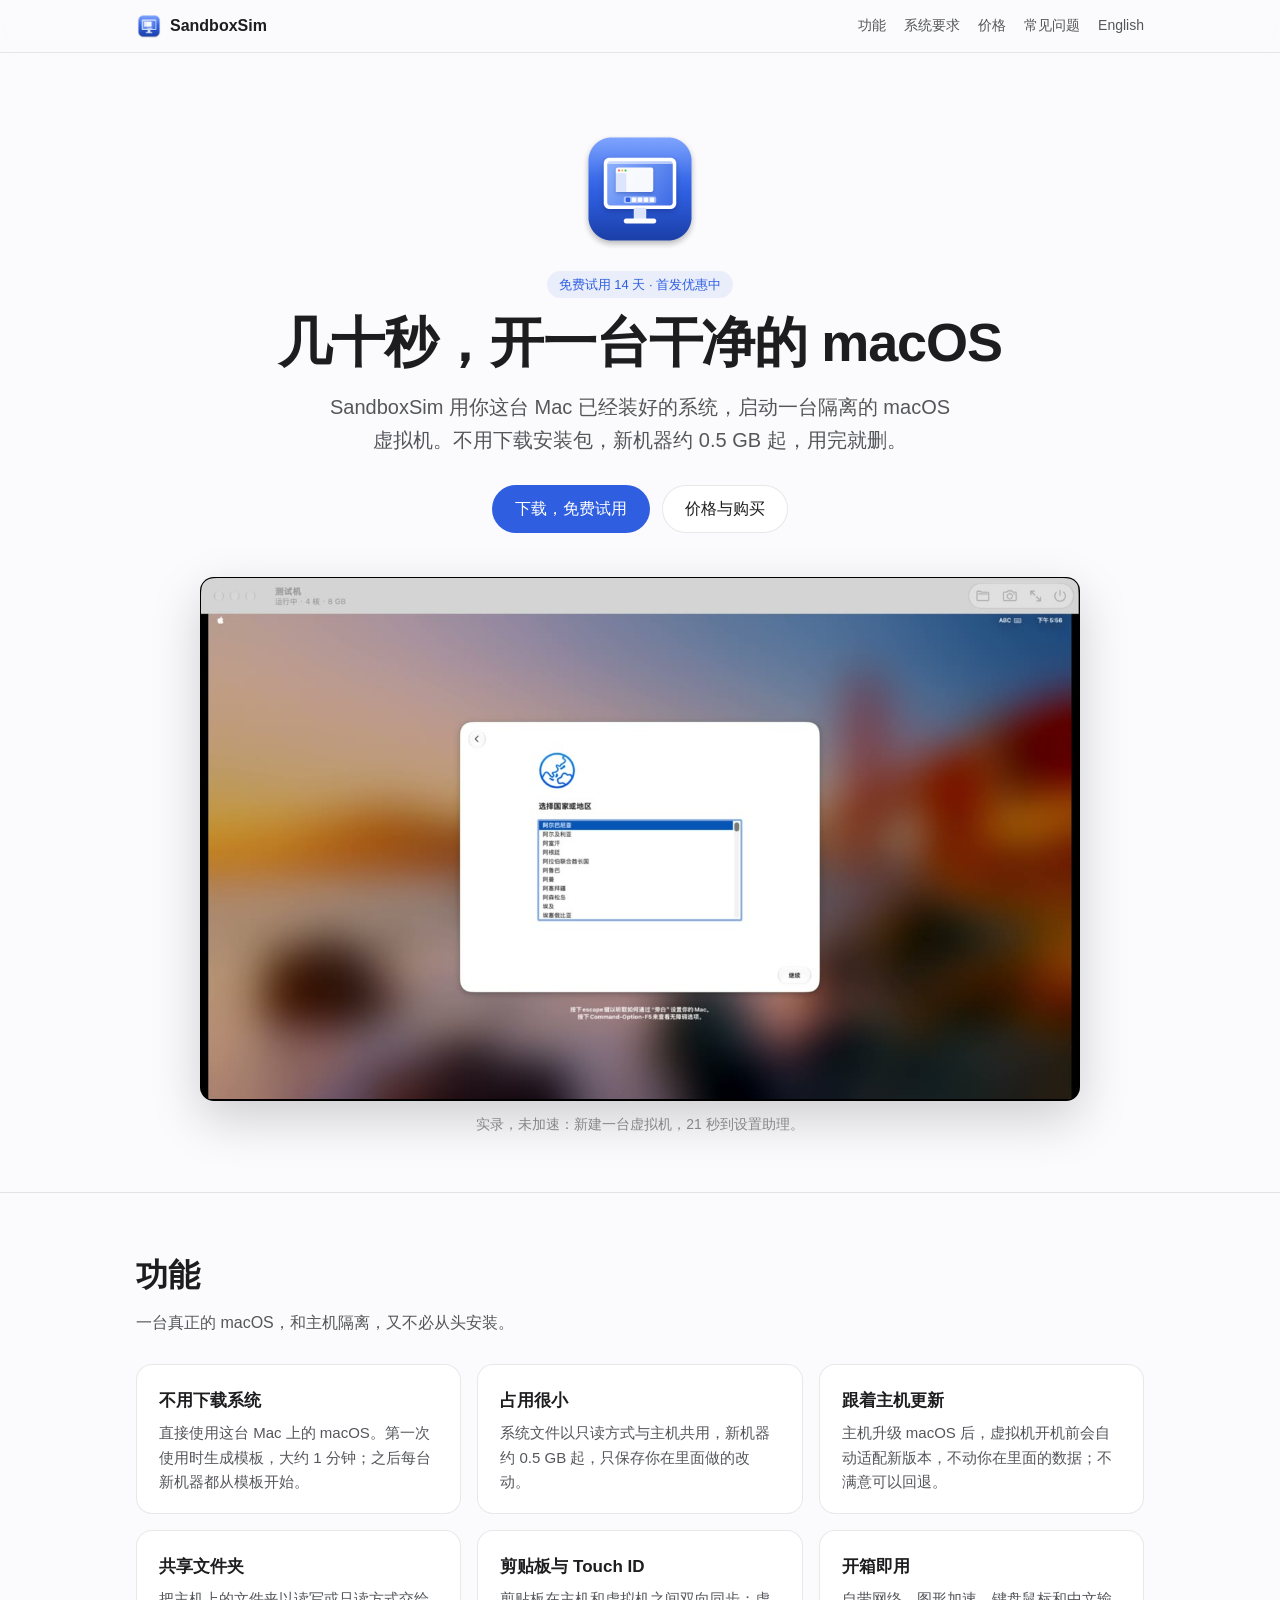
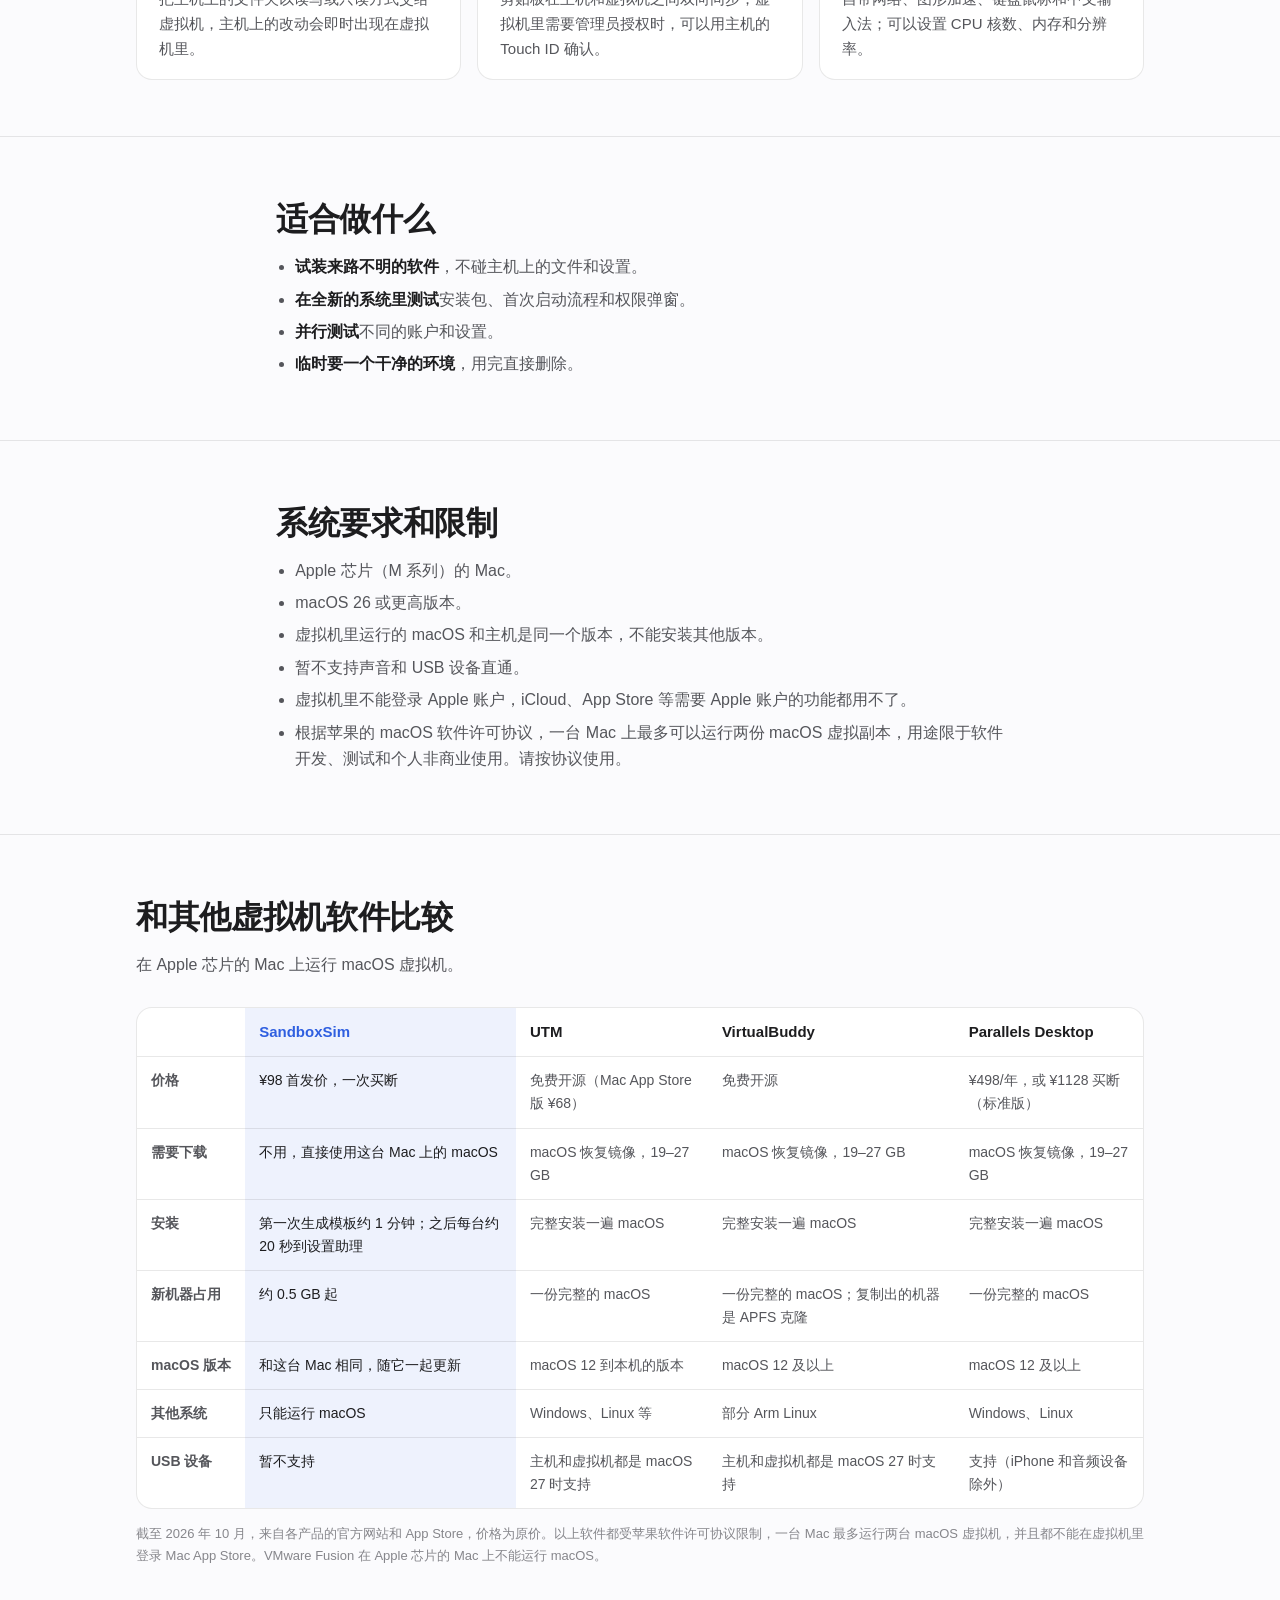
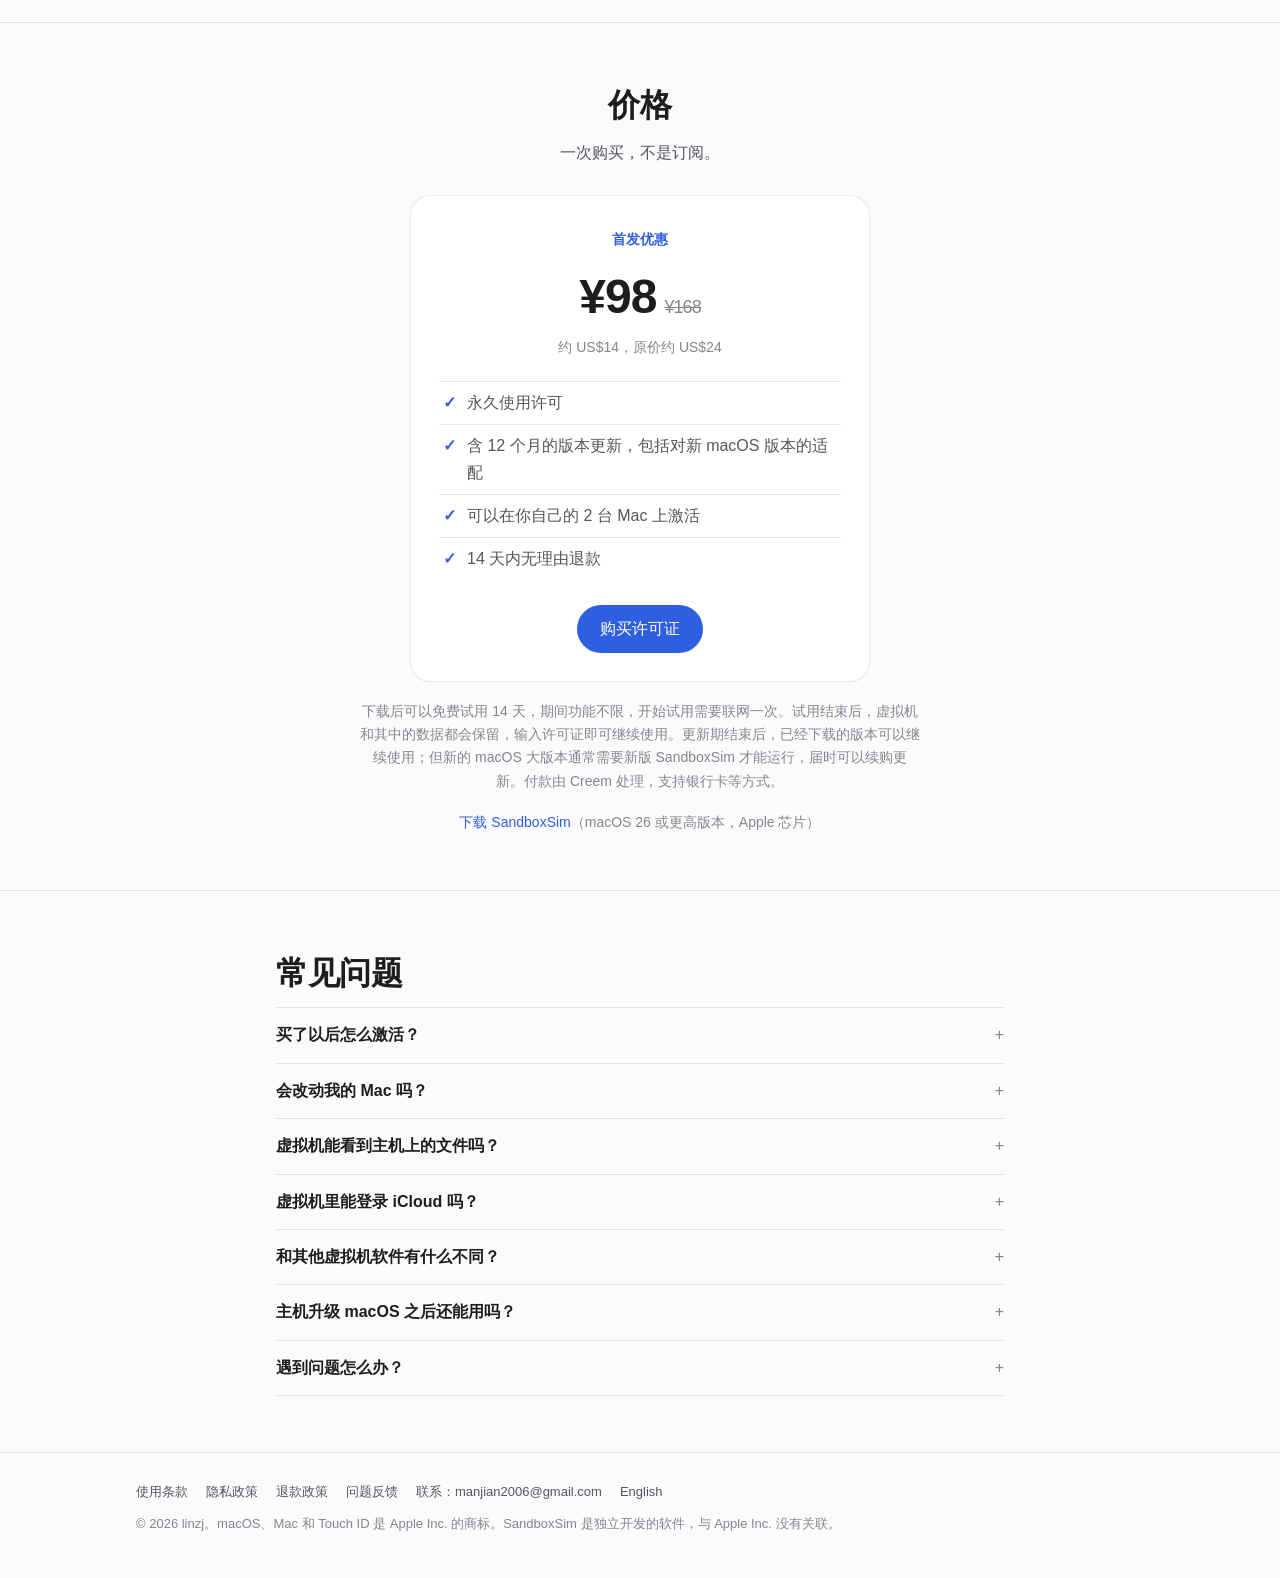
<file: index.html>
<!doctype html>
<html lang="zh-Hans">
<head>
<meta charset="utf-8">
<meta name="viewport" content="width=device-width, initial-scale=1">
<title>SandboxSim：几十秒开一台干净的 macOS</title>
<meta name="description" content="SandboxSim 用你这台 Mac 已经装好的系统，启动一台隔离的 macOS 虚拟机。不用下载安装包，新机器约 0.5 GB 起，用完就删。">
<link rel="icon" href="favicon.png">
<link rel="alternate" hreflang="en" href="en/">
<link rel="stylesheet" href="style.css">
</head>
<body>
<header class="bar">
  <div class="wrap">
    <a class="brand" href="./"><img src="icon.png" alt="">SandboxSim</a>
    <nav>
      <a class="opt" href="#features">功能</a>
      <a class="opt" href="#requirements">系统要求</a>
      <a href="#pricing">价格</a>
      <a class="opt" href="#faq">常见问题</a>
      <a href="en/" lang="en">English</a>
    </nav>
  </div>
</header>

<main>
<section class="hero wrap">
  <img src="icon.png" alt="SandboxSim 图标">
  <div class="badge">免费试用 14 天 · 首发优惠中</div>
  <h1>几十秒，开一台干净的 macOS</h1>
  <p class="lead">SandboxSim 用你这台 Mac 已经装好的系统，启动一台隔离的 macOS 虚拟机。不用下载安装包，新机器约 0.5 GB 起，用完就删。</p>
  <div class="actions">
    <a class="btn primary" href="https://github.com/linzj/sandboxsim-site/releases/latest/download/SandboxSim.dmg">下载，免费试用</a>
    <a class="btn ghost" href="#pricing">价格与购买</a>
  </div>
  <figure class="demo">
    <video src="demo.mp4" poster="demo-poster.jpg" width="1280" height="760" autoplay muted loop playsinline preload="metadata" aria-label="新建一台虚拟机，从窗口打开到设置助理出现的实录"></video>
    <figcaption>实录，未加速：新建一台虚拟机，21 秒到设置助理。</figcaption>
  </figure>
</section>

<section class="block" id="features">
  <div class="wrap">
    <h2>功能</h2>
    <p class="sub">一台真正的 macOS，和主机隔离，又不必从头安装。</p>
    <div class="grid">
      <div class="card"><h3>不用下载系统</h3><p>直接使用这台 Mac 上的 macOS。第一次使用时生成模板，大约 1 分钟；之后每台新机器都从模板开始。</p></div>
      <div class="card"><h3>占用很小</h3><p>系统文件以只读方式与主机共用，新机器约 0.5 GB 起，只保存你在里面做的改动。</p></div>
      <div class="card"><h3>跟着主机更新</h3><p>主机升级 macOS 后，虚拟机开机前会自动适配新版本，不动你在里面的数据；不满意可以回退。</p></div>
      <div class="card"><h3>共享文件夹</h3><p>把主机上的文件夹以读写或只读方式交给虚拟机，主机上的改动会即时出现在虚拟机里。</p></div>
      <div class="card"><h3>剪贴板与 Touch ID</h3><p>剪贴板在主机和虚拟机之间双向同步；虚拟机里需要管理员授权时，可以用主机的 Touch ID 确认。</p></div>
      <div class="card"><h3>开箱即用</h3><p>自带网络、图形加速、键盘鼠标和中文输入法；可以设置 CPU 核数、内存和分辨率。</p></div>
    </div>
  </div>
</section>

<section class="block" id="uses">
  <div class="wrap narrow">
    <h2>适合做什么</h2>
    <ul class="list">
      <li><strong>试装来路不明的软件</strong>，不碰主机上的文件和设置。</li>
      <li><strong>在全新的系统里测试</strong>安装包、首次启动流程和权限弹窗。</li>
      <li><strong>并行测试</strong>不同的账户和设置。</li>
      <li><strong>临时要一个干净的环境</strong>，用完直接删除。</li>
    </ul>
  </div>
</section>

<section class="block" id="requirements">
  <div class="wrap narrow">
    <h2>系统要求和限制</h2>
    <ul class="list">
      <li>Apple 芯片（M 系列）的 Mac。</li>
      <li>macOS 26 或更高版本。</li>
      <li>虚拟机里运行的 macOS 和主机是同一个版本，不能安装其他版本。</li>
      <li>暂不支持声音和 USB 设备直通。</li>
      <li>虚拟机里不能登录 Apple 账户，iCloud、App Store 等需要 Apple 账户的功能都用不了。</li>
      <li>根据苹果的 macOS 软件许可协议，一台 Mac 上最多可以运行两份 macOS 虚拟副本，用途限于软件开发、测试和个人非商业使用。请按协议使用。</li>
    </ul>
  </div>
</section>

<section class="block" id="compare">
  <div class="wrap">
    <h2>和其他虚拟机软件比较</h2>
    <p class="sub">在 Apple 芯片的 Mac 上运行 macOS 虚拟机。</p>
    <div class="compare">
      <table>
        <thead>
          <tr><th></th><th class="us">SandboxSim</th><th>UTM</th><th>VirtualBuddy</th><th>Parallels Desktop</th></tr>
        </thead>
        <tbody>
          <tr><th>价格</th><td class="us">¥98 首发价，一次买断</td><td>免费开源（Mac App Store 版 ¥68）</td><td>免费开源</td><td>¥498/年，或 ¥1128 买断（标准版）</td></tr>
          <tr><th>需要下载</th><td class="us">不用，直接使用这台 Mac 上的 macOS</td><td>macOS 恢复镜像，19–27 GB</td><td>macOS 恢复镜像，19–27 GB</td><td>macOS 恢复镜像，19–27 GB</td></tr>
          <tr><th>安装</th><td class="us">第一次生成模板约 1 分钟；之后每台约 20 秒到设置助理</td><td>完整安装一遍 macOS</td><td>完整安装一遍 macOS</td><td>完整安装一遍 macOS</td></tr>
          <tr><th>新机器占用</th><td class="us">约 0.5 GB 起</td><td>一份完整的 macOS</td><td>一份完整的 macOS；复制出的机器是 APFS 克隆</td><td>一份完整的 macOS</td></tr>
          <tr><th>macOS 版本</th><td class="us">和这台 Mac 相同，随它一起更新</td><td>macOS 12 到本机的版本</td><td>macOS 12 及以上</td><td>macOS 12 及以上</td></tr>
          <tr><th>其他系统</th><td class="us">只能运行 macOS</td><td>Windows、Linux 等</td><td>部分 Arm Linux</td><td>Windows、Linux</td></tr>
          <tr><th>USB 设备</th><td class="us">暂不支持</td><td>主机和虚拟机都是 macOS 27 时支持</td><td>主机和虚拟机都是 macOS 27 时支持</td><td>支持（iPhone 和音频设备除外）</td></tr>
        </tbody>
      </table>
    </div>
    <p class="note">截至 2026 年 10 月，来自各产品的官方网站和 App Store，价格为原价。以上软件都受苹果软件许可协议限制，一台 Mac 最多运行两台 macOS 虚拟机，并且都不能在虚拟机里登录 Mac App Store。VMware Fusion 在 Apple 芯片的 Mac 上不能运行 macOS。</p>
  </div>
</section>

<section class="block" id="pricing">
  <div class="wrap">
    <h2 style="text-align:center">价格</h2>
    <p class="sub" style="text-align:center">一次购买，不是订阅。</p>
    <div class="price">
      <div class="tag">首发优惠</div>
      <p class="amount">¥98<small>¥168</small></p>
      <p class="usd">约 US$14，原价约 US$24</p>
      <ul>
        <li>永久使用许可</li>
        <li>含 12 个月的版本更新，包括对新 macOS 版本的适配</li>
        <li>可以在你自己的 2 台 Mac 上激活</li>
        <li>14 天内无理由退款</li>
      </ul>
      <a class="btn primary" href="https://www.creem.io/payment/prod_3l0ROLrQxDB8KigCL8UmXV">购买许可证</a>
    </div>
    <p class="fine">下载后可以免费试用 14 天，期间功能不限，开始试用需要联网一次。试用结束后，虚拟机和其中的数据都会保留，输入许可证即可继续使用。更新期结束后，已经下载的版本可以继续使用；但新的 macOS 大版本通常需要新版 SandboxSim 才能运行，届时可以续购更新。付款由 Creem 处理，支持银行卡等方式。</p>
    <p class="fine"><a href="https://github.com/linzj/sandboxsim-site/releases/latest/download/SandboxSim.dmg">下载 SandboxSim</a>（macOS 26 或更高版本，Apple 芯片）</p>
  </div>
</section>

<section class="block" id="faq">
  <div class="wrap narrow">
    <h2>常见问题</h2>
    <details>
      <summary>买了以后怎么激活？</summary>
      <p>付款后，订单页和确认邮件里都有许可证密钥。在 SandboxSim 里选择“SandboxSim › 许可证…”，粘贴密钥，点“激活”。激活需要联网，之后每天自动核验一次，离线最多可以用 7 天；每份许可证可以在你自己的 2 台 Mac 上激活，换电脑时在旧的那台上点“停用这台 Mac”即可。</p>
    </details>
    <details>
      <summary>会改动我的 Mac 吗？</summary>
      <p>不会。SandboxSim 不修改主机上的系统，也不需要管理员密码。虚拟机的文件都存放在 ~/Library/Application Support/SandboxSim 里，删除虚拟机就会一并删掉。</p>
    </details>
    <details>
      <summary>虚拟机能看到主机上的文件吗？</summary>
      <p>看不到，除非你在虚拟机的设置里共享了某个文件夹。共享时可以选择只读。</p>
    </details>
    <details>
      <summary>虚拟机里能登录 iCloud 吗？</summary>
      <p>不能。在虚拟机里登录 Apple 账户（iCloud、App Store 等）会提示“验证失败，发生未知错误”。登录时苹果要核验设备身份，而这项身份只提供给苹果自己的虚拟化框架；SandboxSim 用的是自己的虚拟机引擎，拿不到。需要在主机和虚拟机之间传文件时，可以用共享文件夹。</p>
    </details>
    <details>
      <summary>和其他虚拟机软件有什么不同？</summary>
      <p>通常的 macOS 虚拟机要先下载十几 GB 的安装包，再安装一份完整的系统，每台占几十 GB。SandboxSim 直接复用主机的系统，几十秒开出一台，占用很小，适合频繁新建和丢弃。代价是只能运行和主机相同版本的 macOS。</p>
    </details>
    <details>
      <summary>主机升级 macOS 之后还能用吗？</summary>
      <p>能。新版本第一次开机前，SandboxSim 会自动适配，过程中不会动你在虚拟机里的数据；不满意可以在设置里回退。升级到新的 macOS 大版本时，可能需要先更新 SandboxSim。</p>
    </details>
    <details>
      <summary>遇到问题怎么办？</summary>
      <p>在 App 里导出诊断报告，然后<a href="https://github.com/linzj/sandboxsim-site/issues">在 GitHub 上提交 issue</a>，附上报告和你的 Mac 型号、macOS 版本。诊断报告只在你导出时生成，由你决定是否发送。订单和退款问题请按<a href="refund.html">退款政策</a>处理，不要贴在公开的 issue 里。</p>
    </details>
  </div>
</section>
</main>

<footer>
  <div class="wrap">
    <div class="links">
      <a href="terms.html">使用条款</a>
      <a href="privacy.html">隐私政策</a>
      <a href="refund.html">退款政策</a>
      <a href="https://github.com/linzj/sandboxsim-site/issues">问题反馈</a>
      <a href="mailto:manjian2006@gmail.com">联系：manjian2006@gmail.com</a>
      <a href="en/" lang="en">English</a>
    </div>
    <p>© 2026 linzj。macOS、Mac 和 Touch ID 是 Apple Inc. 的商标。SandboxSim 是独立开发的软件，与 Apple Inc. 没有关联。</p>
  </div>
</footer>
<script>
if (matchMedia("(prefers-reduced-motion: reduce)").matches) {
  for (const v of document.querySelectorAll(".demo video")) { v.removeAttribute("autoplay"); v.pause(); v.controls = true; }
}
</script>
</body>
</html>
</file>
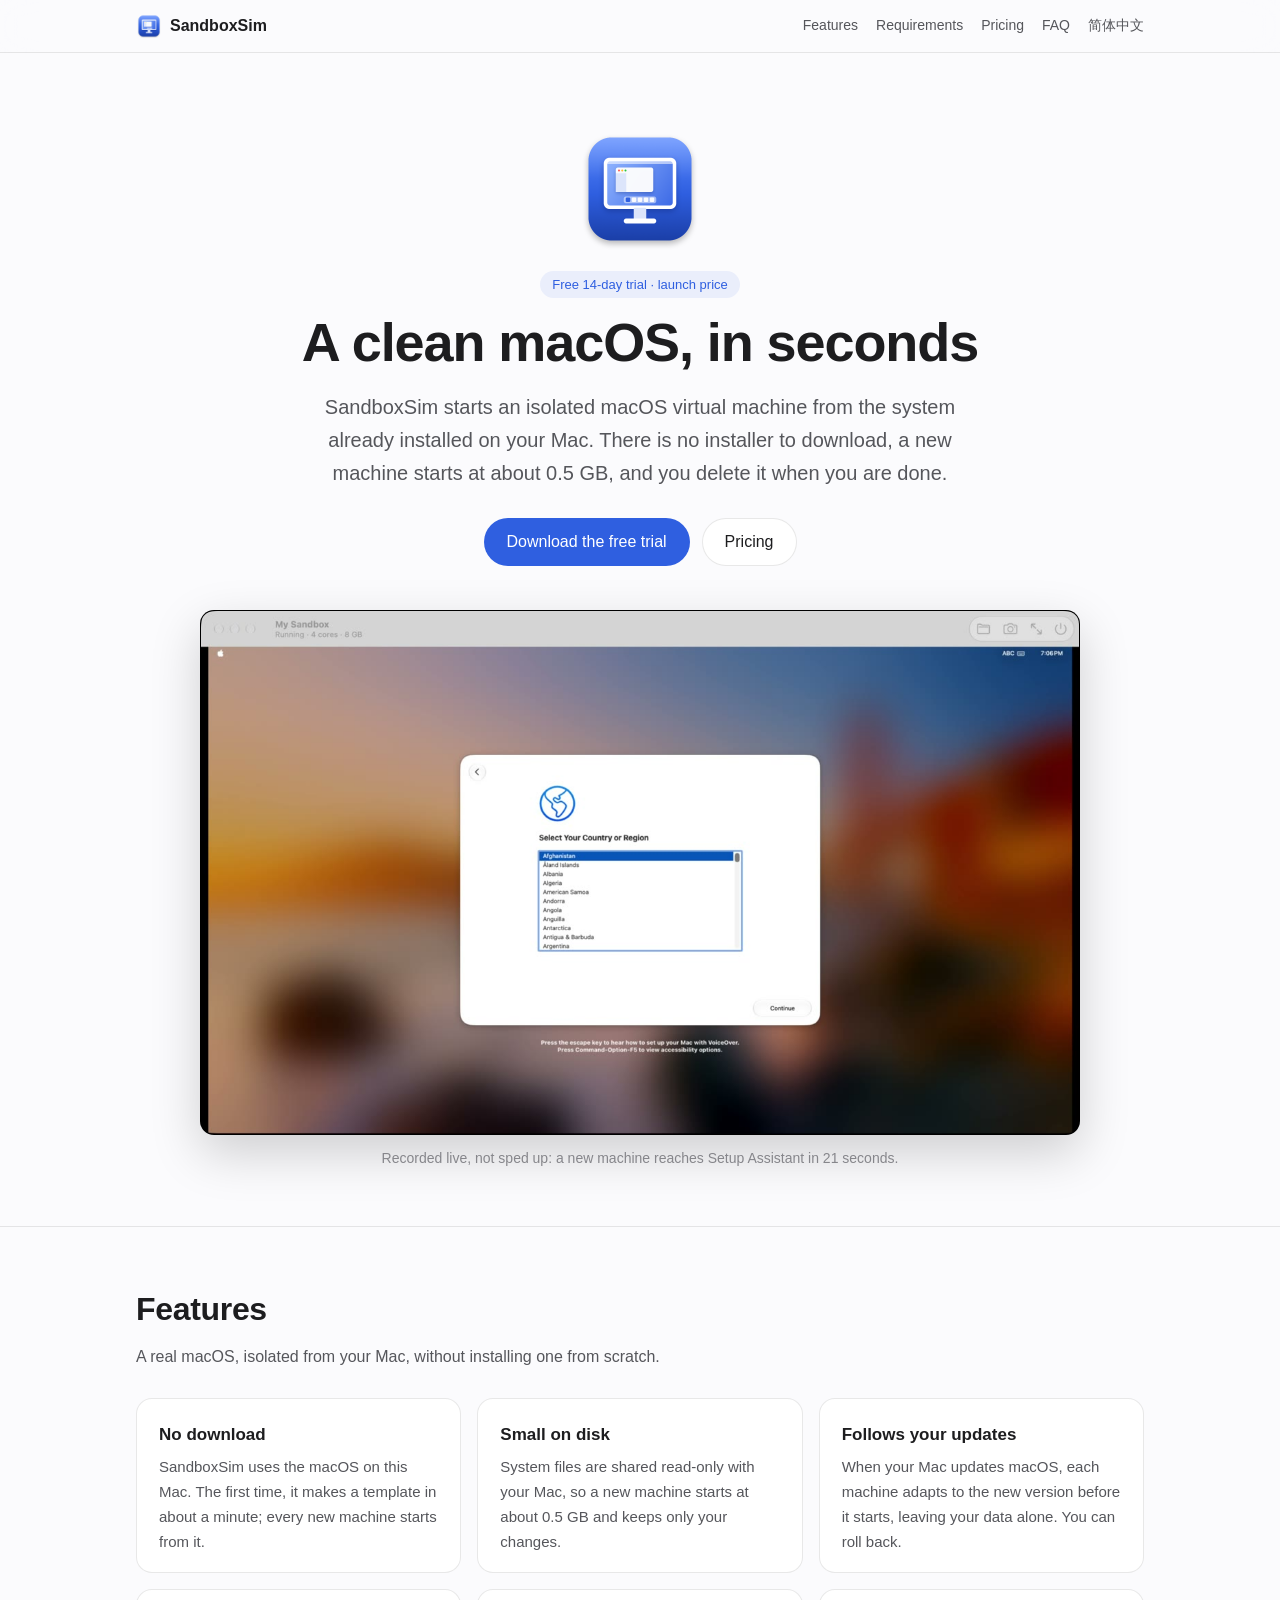
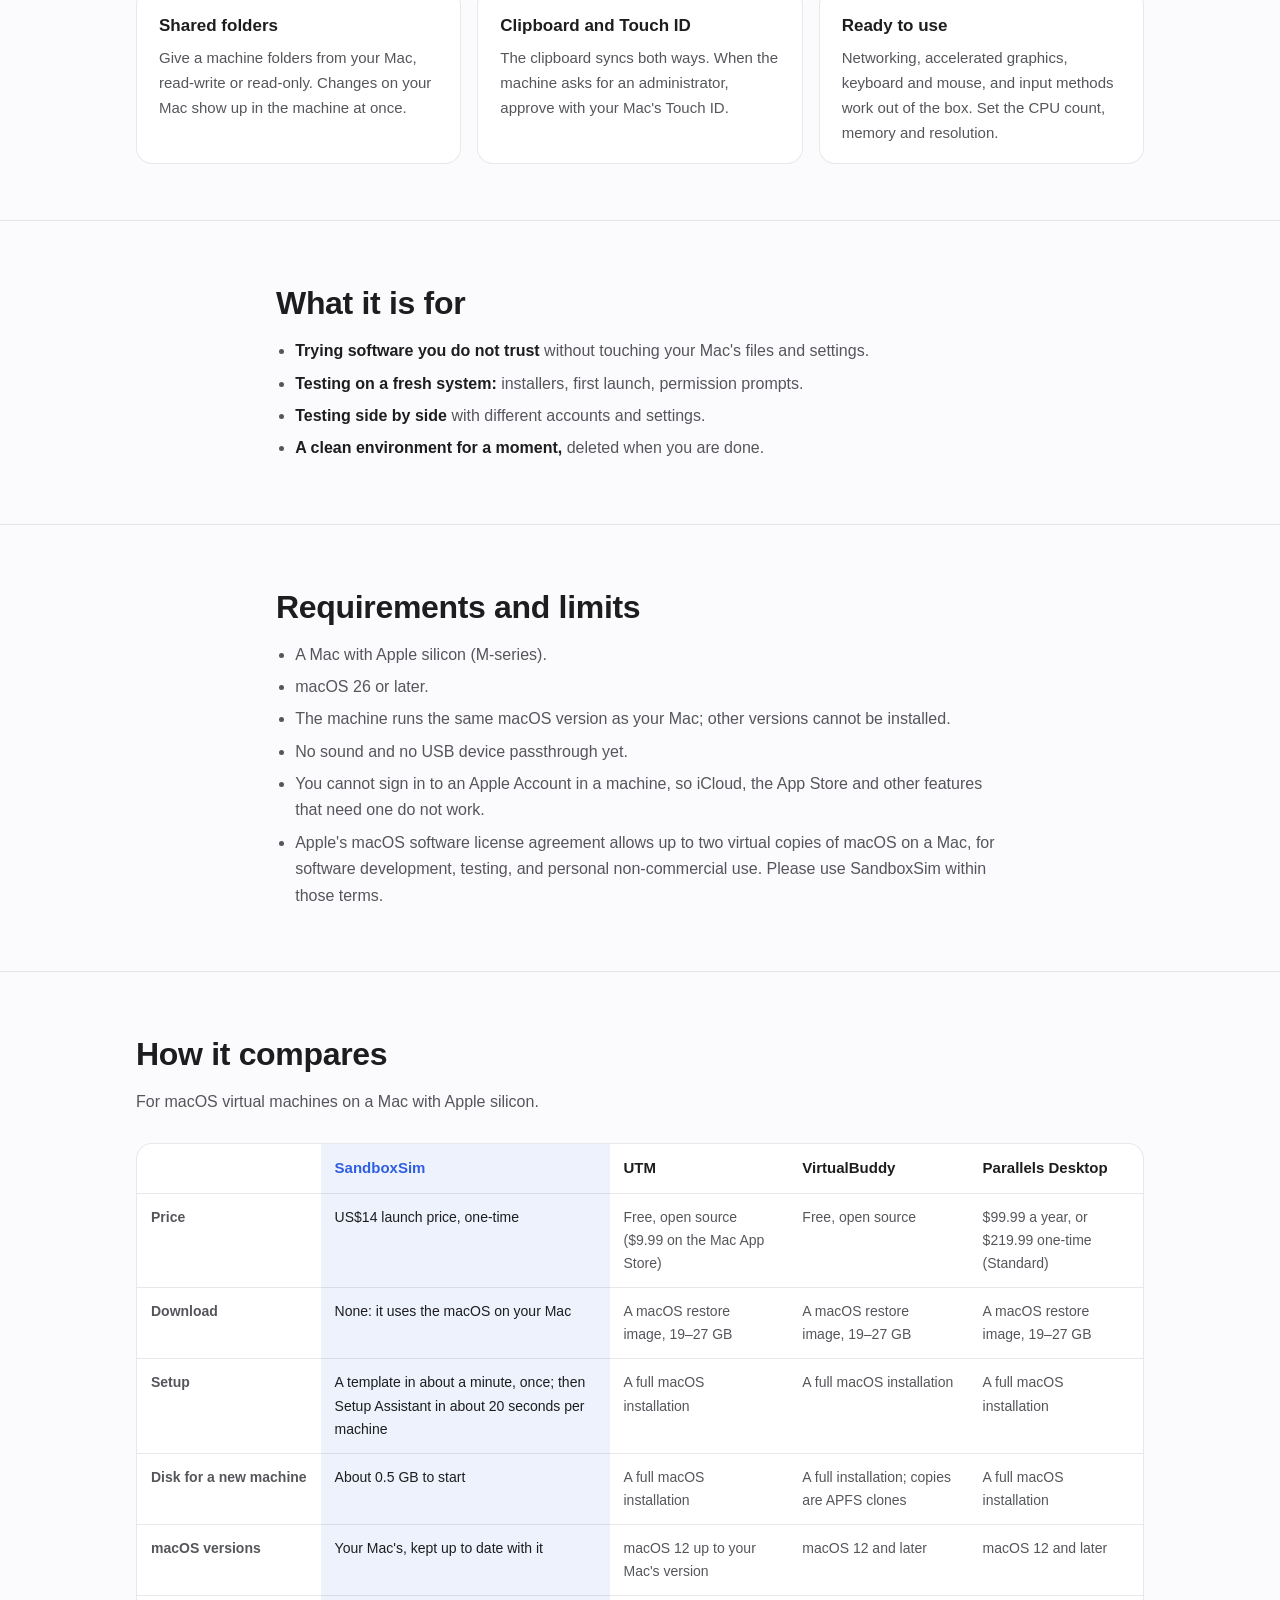
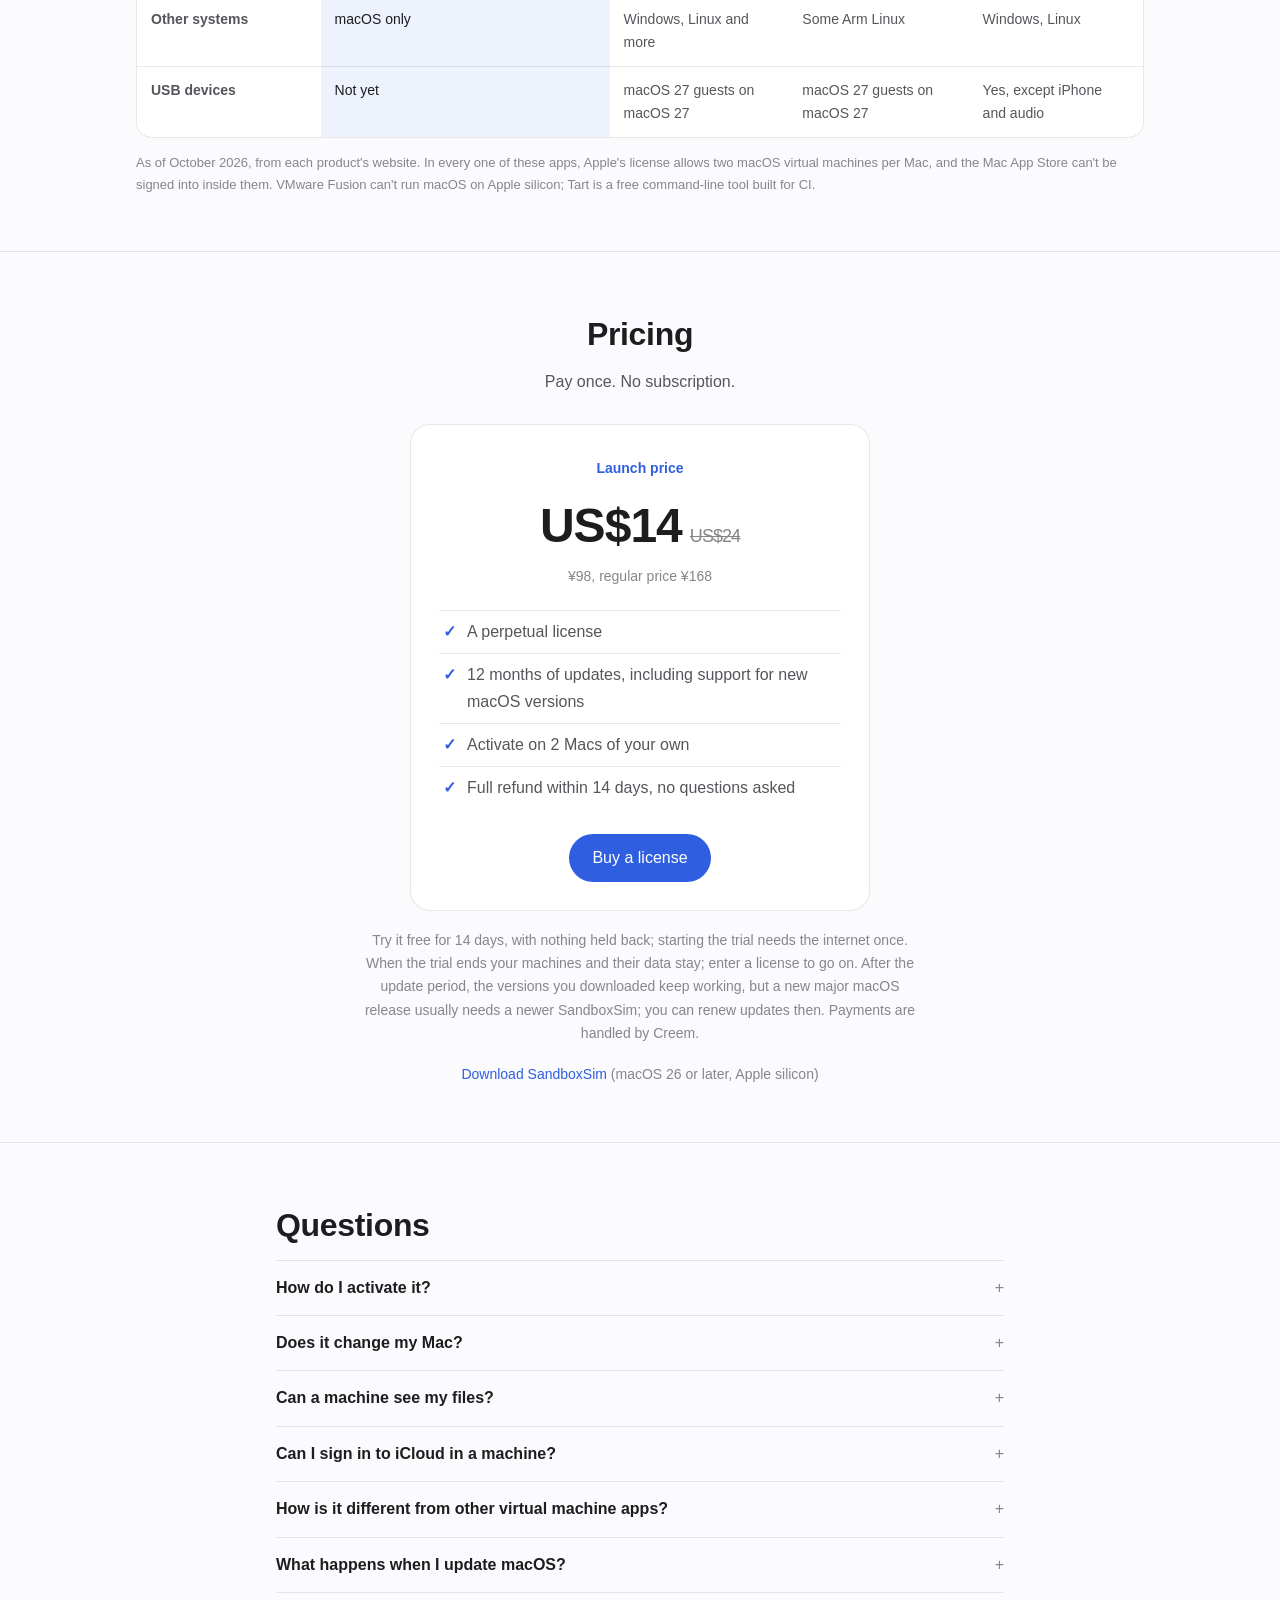
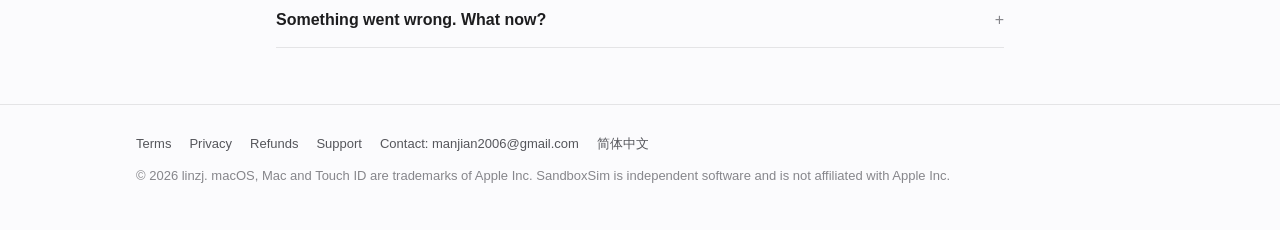
<file: en/index.html>
<!doctype html>
<html lang="en">
<head>
<meta charset="utf-8">
<meta name="viewport" content="width=device-width, initial-scale=1">
<title>SandboxSim: a clean macOS in seconds</title>
<meta name="description" content="SandboxSim starts an isolated macOS virtual machine from the system already installed on your Mac. No installer to download; a new machine starts at about 0.5 GB.">
<link rel="icon" href="../favicon.png">
<link rel="alternate" hreflang="zh-Hans" href="../">
<link rel="stylesheet" href="../style.css">
</head>
<body>
<header class="bar">
  <div class="wrap">
    <a class="brand" href="./"><img src="../icon.png" alt="">SandboxSim</a>
    <nav>
      <a class="opt" href="#features">Features</a>
      <a class="opt" href="#requirements">Requirements</a>
      <a href="#pricing">Pricing</a>
      <a class="opt" href="#faq">FAQ</a>
      <a href="../" lang="zh-Hans">简体中文</a>
    </nav>
  </div>
</header>

<main>
<section class="hero wrap">
  <img src="../icon.png" alt="SandboxSim icon">
  <div class="badge">Free 14-day trial · launch price</div>
  <h1>A clean macOS, in seconds</h1>
  <p class="lead">SandboxSim starts an isolated macOS virtual machine from the system already installed on your Mac. There is no installer to download, a new machine starts at about 0.5 GB, and you delete it when you are done.</p>
  <div class="actions">
    <a class="btn primary" href="https://github.com/linzj/sandboxsim-site/releases/latest/download/SandboxSim.dmg">Download the free trial</a>
    <a class="btn ghost" href="#pricing">Pricing</a>
  </div>
  <figure class="demo">
    <video src="demo.mp4" poster="demo-poster.jpg" width="1280" height="762" autoplay muted loop playsinline preload="metadata" aria-label="A new machine, from its window opening to Setup Assistant, recorded live"></video>
    <figcaption>Recorded live, not sped up: a new machine reaches Setup Assistant in 21 seconds.</figcaption>
  </figure>
</section>

<section class="block" id="features">
  <div class="wrap">
    <h2>Features</h2>
    <p class="sub">A real macOS, isolated from your Mac, without installing one from scratch.</p>
    <div class="grid">
      <div class="card"><h3>No download</h3><p>SandboxSim uses the macOS on this Mac. The first time, it makes a template in about a minute; every new machine starts from it.</p></div>
      <div class="card"><h3>Small on disk</h3><p>System files are shared read-only with your Mac, so a new machine starts at about 0.5 GB and keeps only your changes.</p></div>
      <div class="card"><h3>Follows your updates</h3><p>When your Mac updates macOS, each machine adapts to the new version before it starts, leaving your data alone. You can roll back.</p></div>
      <div class="card"><h3>Shared folders</h3><p>Give a machine folders from your Mac, read-write or read-only. Changes on your Mac show up in the machine at once.</p></div>
      <div class="card"><h3>Clipboard and Touch ID</h3><p>The clipboard syncs both ways. When the machine asks for an administrator, approve with your Mac's Touch ID.</p></div>
      <div class="card"><h3>Ready to use</h3><p>Networking, accelerated graphics, keyboard and mouse, and input methods work out of the box. Set the CPU count, memory and resolution.</p></div>
    </div>
  </div>
</section>

<section class="block" id="uses">
  <div class="wrap narrow">
    <h2>What it is for</h2>
    <ul class="list">
      <li><strong>Trying software you do not trust</strong> without touching your Mac's files and settings.</li>
      <li><strong>Testing on a fresh system:</strong> installers, first launch, permission prompts.</li>
      <li><strong>Testing side by side</strong> with different accounts and settings.</li>
      <li><strong>A clean environment for a moment,</strong> deleted when you are done.</li>
    </ul>
  </div>
</section>

<section class="block" id="requirements">
  <div class="wrap narrow">
    <h2>Requirements and limits</h2>
    <ul class="list">
      <li>A Mac with Apple silicon (M-series).</li>
      <li>macOS 26 or later.</li>
      <li>The machine runs the same macOS version as your Mac; other versions cannot be installed.</li>
      <li>No sound and no USB device passthrough yet.</li>
      <li>You cannot sign in to an Apple Account in a machine, so iCloud, the App Store and other features that need one do not work.</li>
      <li>Apple's macOS software license agreement allows up to two virtual copies of macOS on a Mac, for software development, testing, and personal non-commercial use. Please use SandboxSim within those terms.</li>
    </ul>
  </div>
</section>

<section class="block" id="compare">
  <div class="wrap">
    <h2>How it compares</h2>
    <p class="sub">For macOS virtual machines on a Mac with Apple silicon.</p>
    <div class="compare">
      <table>
        <thead>
          <tr><th></th><th class="us">SandboxSim</th><th>UTM</th><th>VirtualBuddy</th><th>Parallels Desktop</th></tr>
        </thead>
        <tbody>
          <tr><th>Price</th><td class="us">US$14 launch price, one-time</td><td>Free, open source ($9.99 on the Mac App Store)</td><td>Free, open source</td><td>$99.99 a year, or $219.99 one-time (Standard)</td></tr>
          <tr><th>Download</th><td class="us">None: it uses the macOS on your Mac</td><td>A macOS restore image, 19–27 GB</td><td>A macOS restore image, 19–27 GB</td><td>A macOS restore image, 19–27 GB</td></tr>
          <tr><th>Setup</th><td class="us">A template in about a minute, once; then Setup Assistant in about 20 seconds per machine</td><td>A full macOS installation</td><td>A full macOS installation</td><td>A full macOS installation</td></tr>
          <tr><th>Disk for a new machine</th><td class="us">About 0.5 GB to start</td><td>A full macOS installation</td><td>A full installation; copies are APFS clones</td><td>A full macOS installation</td></tr>
          <tr><th>macOS versions</th><td class="us">Your Mac's, kept up to date with it</td><td>macOS 12 up to your Mac's version</td><td>macOS 12 and later</td><td>macOS 12 and later</td></tr>
          <tr><th>Other systems</th><td class="us">macOS only</td><td>Windows, Linux and more</td><td>Some Arm Linux</td><td>Windows, Linux</td></tr>
          <tr><th>USB devices</th><td class="us">Not yet</td><td>macOS 27 guests on macOS 27</td><td>macOS 27 guests on macOS 27</td><td>Yes, except iPhone and audio</td></tr>
        </tbody>
      </table>
    </div>
    <p class="note">As of October 2026, from each product's website. In every one of these apps, Apple's license allows two macOS virtual machines per Mac, and the Mac App Store can't be signed into inside them. VMware Fusion can't run macOS on Apple silicon; Tart is a free command-line tool built for CI.</p>
  </div>
</section>

<section class="block" id="pricing">
  <div class="wrap">
    <h2 style="text-align:center">Pricing</h2>
    <p class="sub" style="text-align:center">Pay once. No subscription.</p>
    <div class="price">
      <div class="tag">Launch price</div>
      <p class="amount">US$14<small>US$24</small></p>
      <p class="usd">¥98, regular price ¥168</p>
      <ul>
        <li>A perpetual license</li>
        <li>12 months of updates, including support for new macOS versions</li>
        <li>Activate on 2 Macs of your own</li>
        <li>Full refund within 14 days, no questions asked</li>
      </ul>
      <a class="btn primary" href="https://www.creem.io/payment/prod_3l0ROLrQxDB8KigCL8UmXV">Buy a license</a>
    </div>
    <p class="fine">Try it free for 14 days, with nothing held back; starting the trial needs the internet once. When the trial ends your machines and their data stay; enter a license to go on. After the update period, the versions you downloaded keep working, but a new major macOS release usually needs a newer SandboxSim; you can renew updates then. Payments are handled by Creem.</p>
    <p class="fine"><a href="https://github.com/linzj/sandboxsim-site/releases/latest/download/SandboxSim.dmg">Download SandboxSim</a> (macOS 26 or later, Apple silicon)</p>
  </div>
</section>

<section class="block" id="faq">
  <div class="wrap narrow">
    <h2>Questions</h2>
    <details>
      <summary>How do I activate it?</summary>
      <p>After you pay, the order page and the confirmation email show your license key. In SandboxSim, choose SandboxSim › License…, paste the key and click Activate. Activation needs the internet; after that the app checks once a day and works offline for up to 7 days. A license activates on 2 Macs of your own; to move it, click Deactivate This Mac… on the old one.</p>
    </details>
    <details>
      <summary>Does it change my Mac?</summary>
      <p>No. SandboxSim does not modify the system on your Mac and does not ask for an administrator password. Machines live in ~/Library/Application Support/SandboxSim; deleting a machine deletes its files.</p>
    </details>
    <details>
      <summary>Can a machine see my files?</summary>
      <p>No, unless you share a folder with it in its settings. A shared folder can be read-only.</p>
    </details>
    <details>
      <summary>Can I sign in to iCloud in a machine?</summary>
      <p>No. Signing in to an Apple Account in a machine (iCloud, the App Store and so on) ends with a “Verification Failed” alert. Apple checks the device's identity at sign-in, and it provides that identity only to its own virtualization framework; SandboxSim runs its own virtual machine engine and cannot get it. To move files between your Mac and a machine, use a shared folder.</p>
    </details>
    <details>
      <summary>How is it different from other virtual machine apps?</summary>
      <p>A usual macOS virtual machine downloads an installer of more than 10 GB and installs a whole system, tens of GB per machine. SandboxSim reuses your Mac's system, so a machine is ready in seconds and small enough to make and throw away often. The trade-off: it runs only the macOS version your Mac runs.</p>
    </details>
    <details>
      <summary>What happens when I update macOS?</summary>
      <p>Before a machine first starts on the new version, SandboxSim adapts it, without touching your data inside; you can roll back in its settings. A new major macOS release may need an update of SandboxSim first.</p>
    </details>
    <details>
      <summary>Something went wrong. What now?</summary>
      <p>Export a diagnostics report from the app and <a href="https://github.com/linzj/sandboxsim-site/issues">open an issue on GitHub</a> with the report, your Mac model and macOS version. The report is made only when you export it, and you decide whether to send it. For orders and refunds, follow the <a href="../refund.html#en">refund policy</a> rather than posting in a public issue.</p>
    </details>
  </div>
</section>
</main>

<footer>
  <div class="wrap">
    <div class="links">
      <a href="../terms.html#en">Terms</a>
      <a href="../privacy.html#en">Privacy</a>
      <a href="../refund.html#en">Refunds</a>
      <a href="https://github.com/linzj/sandboxsim-site/issues">Support</a>
      <a href="mailto:manjian2006@gmail.com">Contact: manjian2006@gmail.com</a>
      <a href="../" lang="zh-Hans">简体中文</a>
    </div>
    <p>© 2026 linzj. macOS, Mac and Touch ID are trademarks of Apple Inc. SandboxSim is independent software and is not affiliated with Apple Inc.</p>
  </div>
</footer>
<script>
if (matchMedia("(prefers-reduced-motion: reduce)").matches) {
  for (const v of document.querySelectorAll(".demo video")) { v.removeAttribute("autoplay"); v.pause(); v.controls = true; }
}
</script>
</body>
</html>
</file>
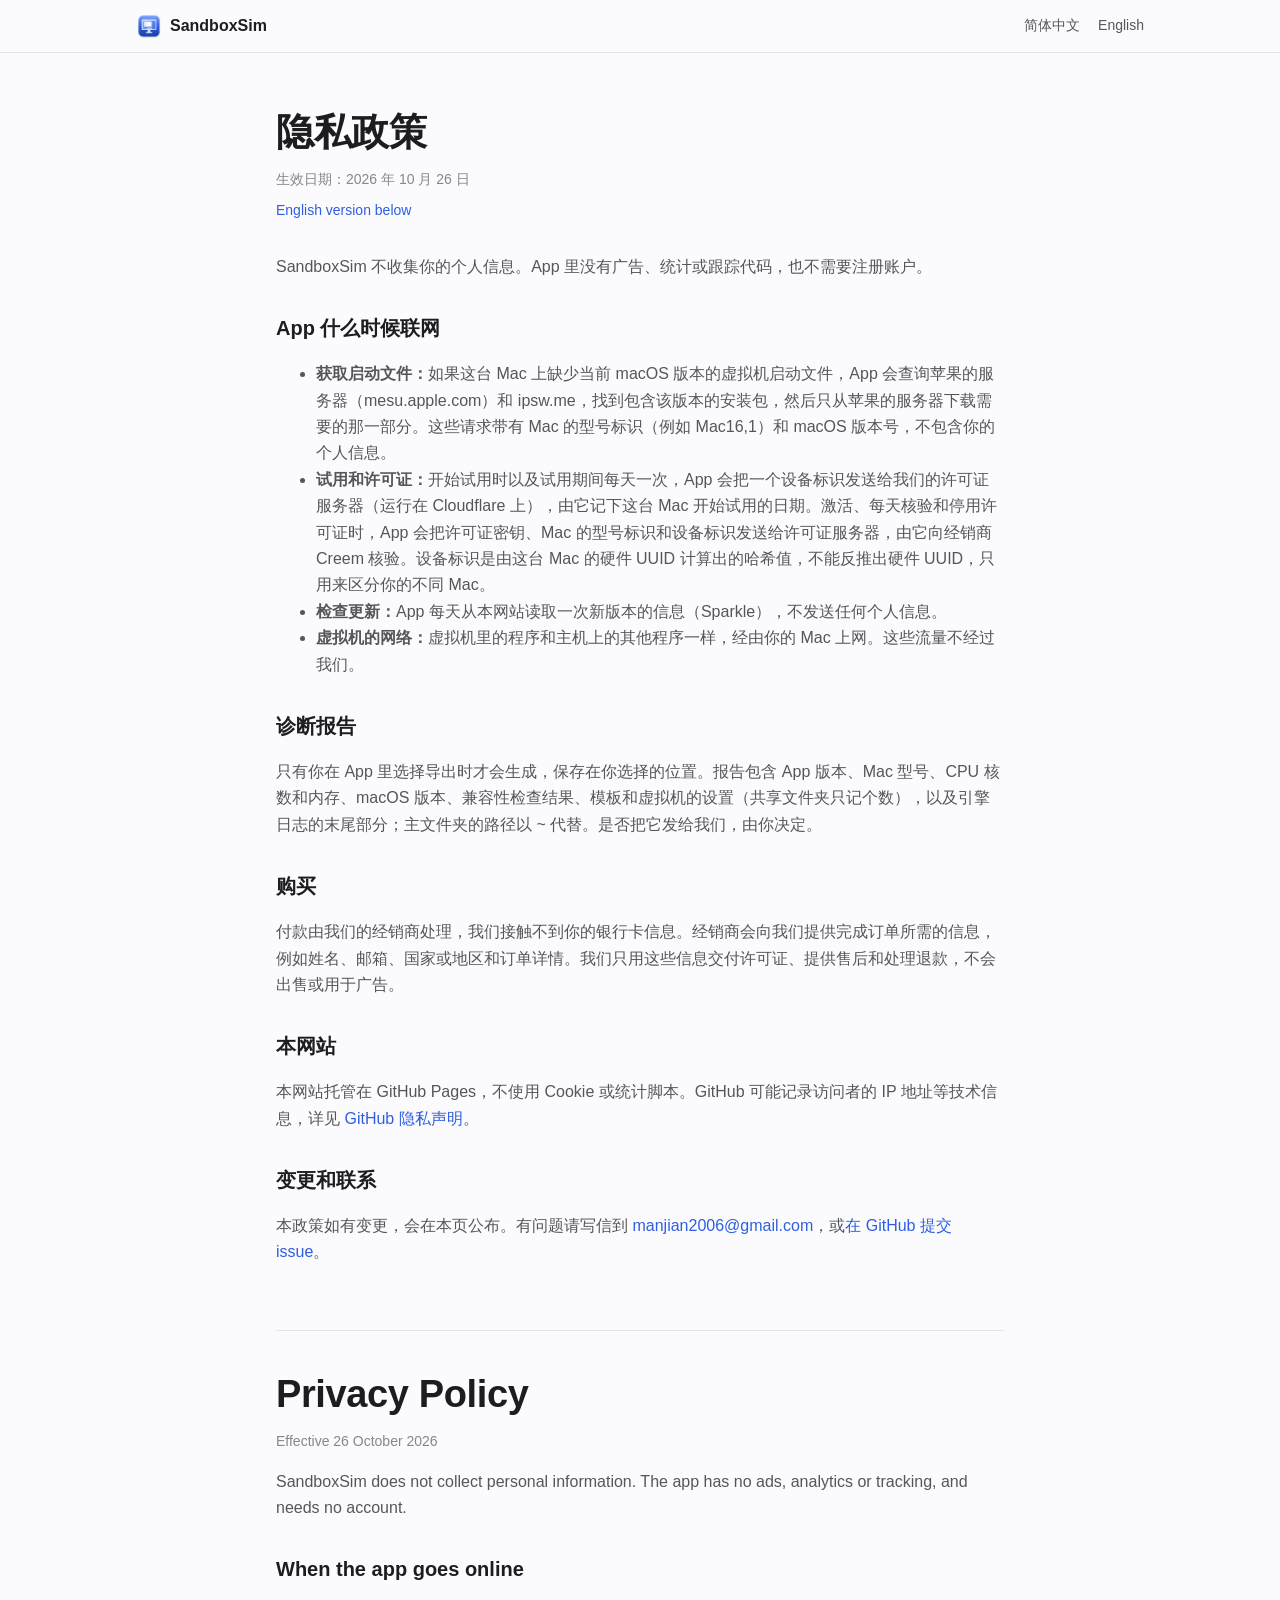
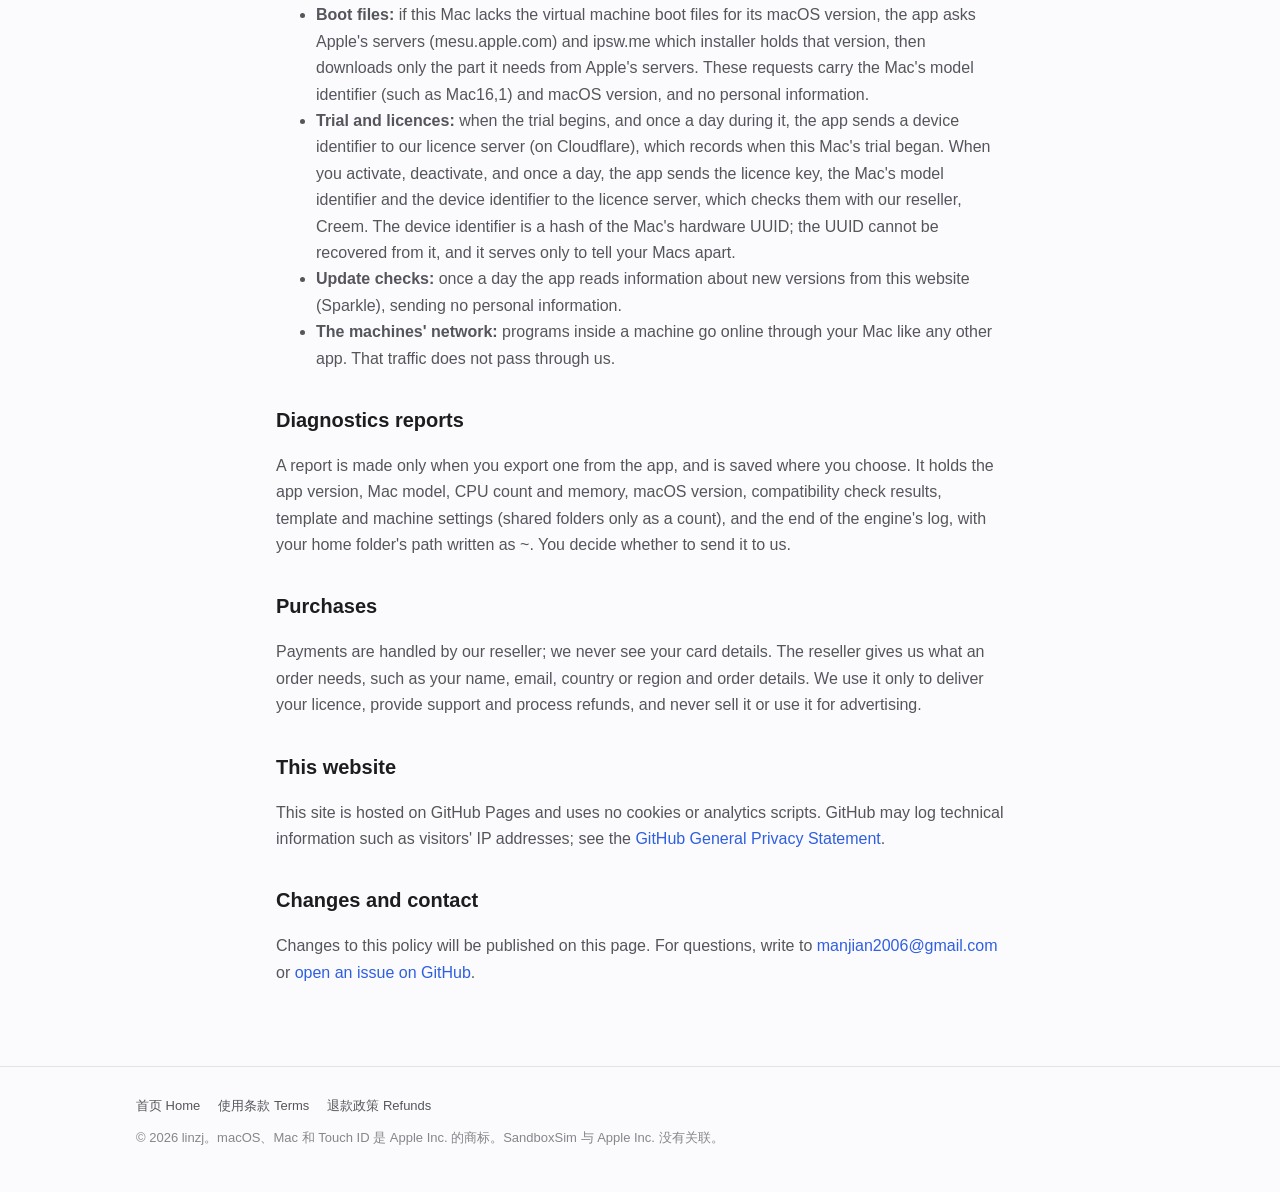
<file: privacy.html>
<!doctype html>
<html lang="zh-Hans">
<head>
<meta charset="utf-8">
<meta name="viewport" content="width=device-width, initial-scale=1">
<title>隐私政策 · Privacy Policy · SandboxSim</title>
<link rel="icon" href="favicon.png">
<link rel="stylesheet" href="style.css">
</head>
<body>
<header class="bar">
  <div class="wrap">
    <a class="brand" href="./"><img src="icon.png" alt="">SandboxSim</a>
    <nav><a href="#zh">简体中文</a><a href="#en" lang="en">English</a></nav>
  </div>
</header>

<main class="wrap narrow doc">
<div class="lang" id="zh" lang="zh-Hans">
<h1>隐私政策</h1>
<p class="meta">生效日期：2026 年 10 月 26 日</p>
<p class="switch"><a href="#en" lang="en">English version below</a></p>

<p>SandboxSim 不收集你的个人信息。App 里没有广告、统计或跟踪代码，也不需要注册账户。</p>

<h2>App 什么时候联网</h2>
<ul>
  <li><strong>获取启动文件：</strong>如果这台 Mac 上缺少当前 macOS 版本的虚拟机启动文件，App 会查询苹果的服务器（mesu.apple.com）和 ipsw.me，找到包含该版本的安装包，然后只从苹果的服务器下载需要的那一部分。这些请求带有 Mac 的型号标识（例如 Mac16,1）和 macOS 版本号，不包含你的个人信息。</li>
  <li><strong>试用和许可证：</strong>开始试用时以及试用期间每天一次，App 会把一个设备标识发送给我们的许可证服务器（运行在 Cloudflare 上），由它记下这台 Mac 开始试用的日期。激活、每天核验和停用许可证时，App 会把许可证密钥、Mac 的型号标识和设备标识发送给许可证服务器，由它向经销商 Creem 核验。设备标识是由这台 Mac 的硬件 UUID 计算出的哈希值，不能反推出硬件 UUID，只用来区分你的不同 Mac。</li>
  <li><strong>检查更新：</strong>App 每天从本网站读取一次新版本的信息（Sparkle），不发送任何个人信息。</li>
  <li><strong>虚拟机的网络：</strong>虚拟机里的程序和主机上的其他程序一样，经由你的 Mac 上网。这些流量不经过我们。</li>
</ul>

<h2>诊断报告</h2>
<p>只有你在 App 里选择导出时才会生成，保存在你选择的位置。报告包含 App 版本、Mac 型号、CPU 核数和内存、macOS 版本、兼容性检查结果、模板和虚拟机的设置（共享文件夹只记个数），以及引擎日志的末尾部分；主文件夹的路径以 ~ 代替。是否把它发给我们，由你决定。</p>

<h2>购买</h2>
<p>付款由我们的经销商处理，我们接触不到你的银行卡信息。经销商会向我们提供完成订单所需的信息，例如姓名、邮箱、国家或地区和订单详情。我们只用这些信息交付许可证、提供售后和处理退款，不会出售或用于广告。</p>

<h2>本网站</h2>
<p>本网站托管在 GitHub Pages，不使用 Cookie 或统计脚本。GitHub 可能记录访问者的 IP 地址等技术信息，详见 <a href="https://docs.github.com/site-policy/privacy-policies/github-general-privacy-statement">GitHub 隐私声明</a>。</p>

<h2>变更和联系</h2>
<p>本政策如有变更，会在本页公布。有问题请写信到 <a href="mailto:manjian2006@gmail.com">manjian2006@gmail.com</a>，或<a href="https://github.com/linzj/sandboxsim-site/issues">在 GitHub 提交 issue</a>。</p>
</div>

<div class="lang" id="en" lang="en">
<h1>Privacy Policy</h1>
<p class="meta">Effective 26 October 2026</p>

<p>SandboxSim does not collect personal information. The app has no ads, analytics or tracking, and needs no account.</p>

<h2>When the app goes online</h2>
<ul>
  <li><strong>Boot files:</strong> if this Mac lacks the virtual machine boot files for its macOS version, the app asks Apple's servers (mesu.apple.com) and ipsw.me which installer holds that version, then downloads only the part it needs from Apple's servers. These requests carry the Mac's model identifier (such as Mac16,1) and macOS version, and no personal information.</li>
  <li><strong>Trial and licences:</strong> when the trial begins, and once a day during it, the app sends a device identifier to our licence server (on Cloudflare), which records when this Mac's trial began. When you activate, deactivate, and once a day, the app sends the licence key, the Mac's model identifier and the device identifier to the licence server, which checks them with our reseller, Creem. The device identifier is a hash of the Mac's hardware UUID; the UUID cannot be recovered from it, and it serves only to tell your Macs apart.</li>
  <li><strong>Update checks:</strong> once a day the app reads information about new versions from this website (Sparkle), sending no personal information.</li>
  <li><strong>The machines' network:</strong> programs inside a machine go online through your Mac like any other app. That traffic does not pass through us.</li>
</ul>

<h2>Diagnostics reports</h2>
<p>A report is made only when you export one from the app, and is saved where you choose. It holds the app version, Mac model, CPU count and memory, macOS version, compatibility check results, template and machine settings (shared folders only as a count), and the end of the engine's log, with your home folder's path written as ~. You decide whether to send it to us.</p>

<h2>Purchases</h2>
<p>Payments are handled by our reseller; we never see your card details. The reseller gives us what an order needs, such as your name, email, country or region and order details. We use it only to deliver your licence, provide support and process refunds, and never sell it or use it for advertising.</p>

<h2>This website</h2>
<p>This site is hosted on GitHub Pages and uses no cookies or analytics scripts. GitHub may log technical information such as visitors' IP addresses; see the <a href="https://docs.github.com/site-policy/privacy-policies/github-general-privacy-statement">GitHub General Privacy Statement</a>.</p>

<h2>Changes and contact</h2>
<p>Changes to this policy will be published on this page. For questions, write to <a href="mailto:manjian2006@gmail.com">manjian2006@gmail.com</a> or <a href="https://github.com/linzj/sandboxsim-site/issues">open an issue on GitHub</a>.</p>
</div>
</main>

<footer>
  <div class="wrap">
    <div class="links">
      <a href="./">首页 Home</a>
      <a href="terms.html">使用条款 Terms</a>
      <a href="refund.html">退款政策 Refunds</a>
    </div>
    <p>© 2026 linzj。macOS、Mac 和 Touch ID 是 Apple Inc. 的商标。SandboxSim 与 Apple Inc. 没有关联。</p>
  </div>
</footer>
</body>
</html>
</file>
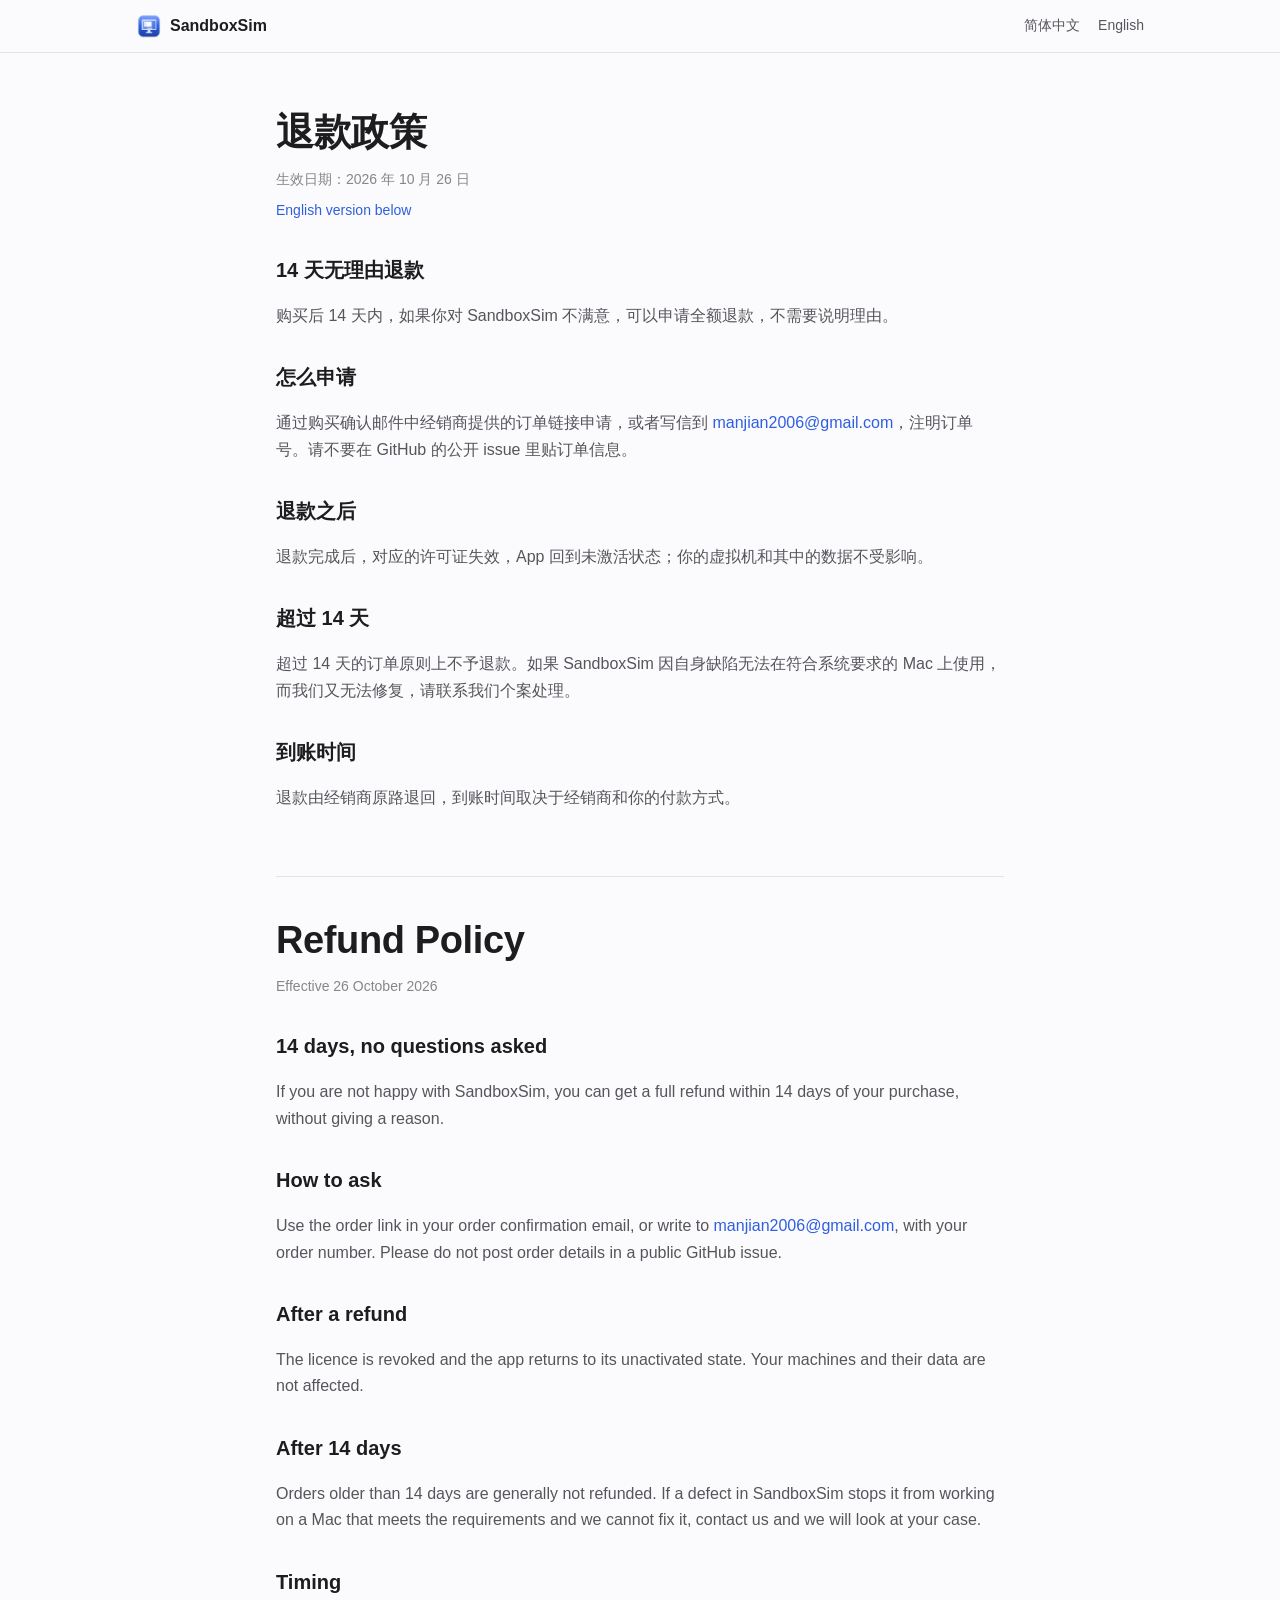
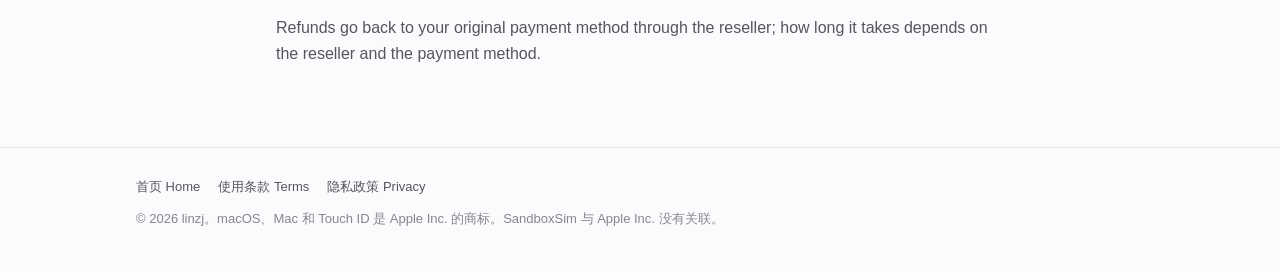
<file: refund.html>
<!doctype html>
<html lang="zh-Hans">
<head>
<meta charset="utf-8">
<meta name="viewport" content="width=device-width, initial-scale=1">
<title>退款政策 · Refund Policy · SandboxSim</title>
<link rel="icon" href="favicon.png">
<link rel="stylesheet" href="style.css">
</head>
<body>
<header class="bar">
  <div class="wrap">
    <a class="brand" href="./"><img src="icon.png" alt="">SandboxSim</a>
    <nav><a href="#zh">简体中文</a><a href="#en" lang="en">English</a></nav>
  </div>
</header>

<main class="wrap narrow doc">
<div class="lang" id="zh" lang="zh-Hans">
<h1>退款政策</h1>
<p class="meta">生效日期：2026 年 10 月 26 日</p>
<p class="switch"><a href="#en" lang="en">English version below</a></p>

<h2>14 天无理由退款</h2>
<p>购买后 14 天内，如果你对 SandboxSim 不满意，可以申请全额退款，不需要说明理由。</p>

<h2>怎么申请</h2>
<p>通过购买确认邮件中经销商提供的订单链接申请，或者写信到 <a href="mailto:manjian2006@gmail.com">manjian2006@gmail.com</a>，注明订单号。请不要在 GitHub 的公开 issue 里贴订单信息。</p>

<h2>退款之后</h2>
<p>退款完成后，对应的许可证失效，App 回到未激活状态；你的虚拟机和其中的数据不受影响。</p>

<h2>超过 14 天</h2>
<p>超过 14 天的订单原则上不予退款。如果 SandboxSim 因自身缺陷无法在符合系统要求的 Mac 上使用，而我们又无法修复，请联系我们个案处理。</p>

<h2>到账时间</h2>
<p>退款由经销商原路退回，到账时间取决于经销商和你的付款方式。</p>
</div>

<div class="lang" id="en" lang="en">
<h1>Refund Policy</h1>
<p class="meta">Effective 26 October 2026</p>

<h2>14 days, no questions asked</h2>
<p>If you are not happy with SandboxSim, you can get a full refund within 14 days of your purchase, without giving a reason.</p>

<h2>How to ask</h2>
<p>Use the order link in your order confirmation email, or write to <a href="mailto:manjian2006@gmail.com">manjian2006@gmail.com</a>, with your order number. Please do not post order details in a public GitHub issue.</p>

<h2>After a refund</h2>
<p>The licence is revoked and the app returns to its unactivated state. Your machines and their data are not affected.</p>

<h2>After 14 days</h2>
<p>Orders older than 14 days are generally not refunded. If a defect in SandboxSim stops it from working on a Mac that meets the requirements and we cannot fix it, contact us and we will look at your case.</p>

<h2>Timing</h2>
<p>Refunds go back to your original payment method through the reseller; how long it takes depends on the reseller and the payment method.</p>
</div>
</main>

<footer>
  <div class="wrap">
    <div class="links">
      <a href="./">首页 Home</a>
      <a href="terms.html">使用条款 Terms</a>
      <a href="privacy.html">隐私政策 Privacy</a>
    </div>
    <p>© 2026 linzj。macOS、Mac 和 Touch ID 是 Apple Inc. 的商标。SandboxSim 与 Apple Inc. 没有关联。</p>
  </div>
</footer>
</body>
</html>
</file>
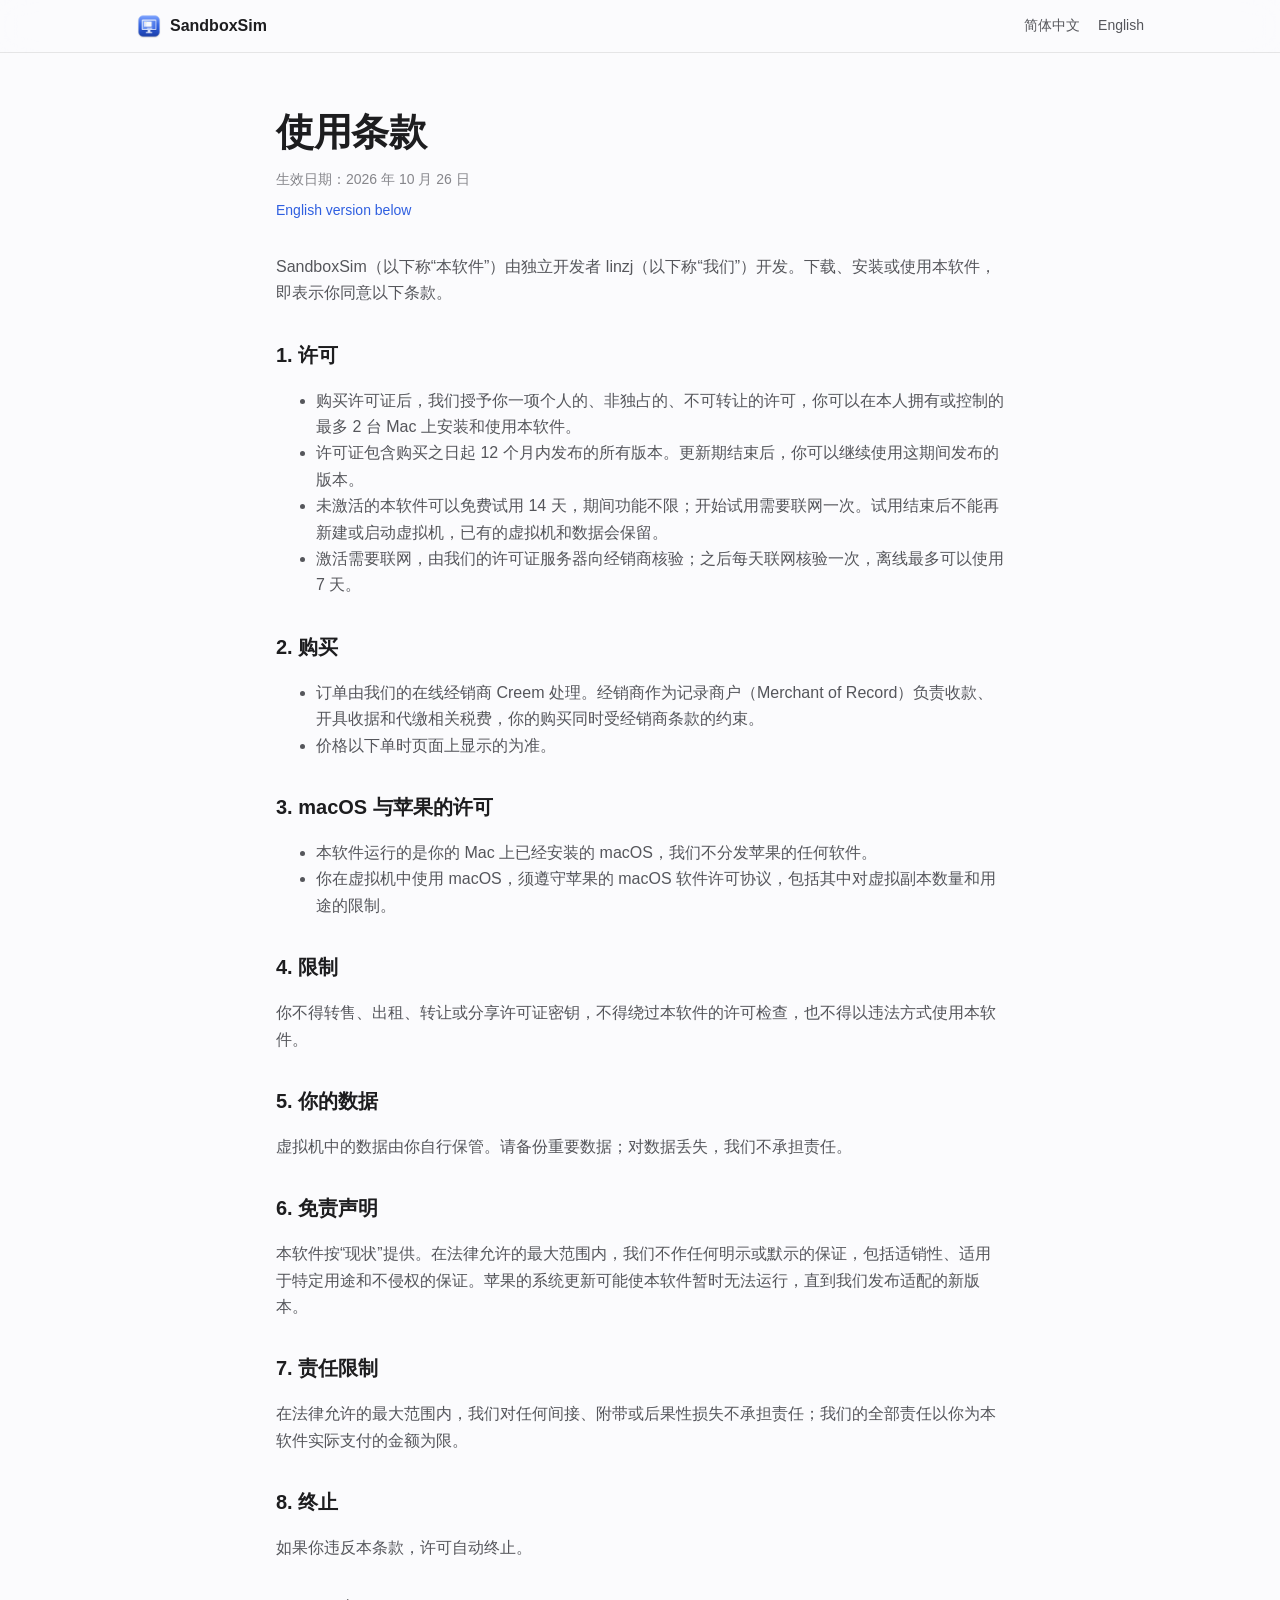
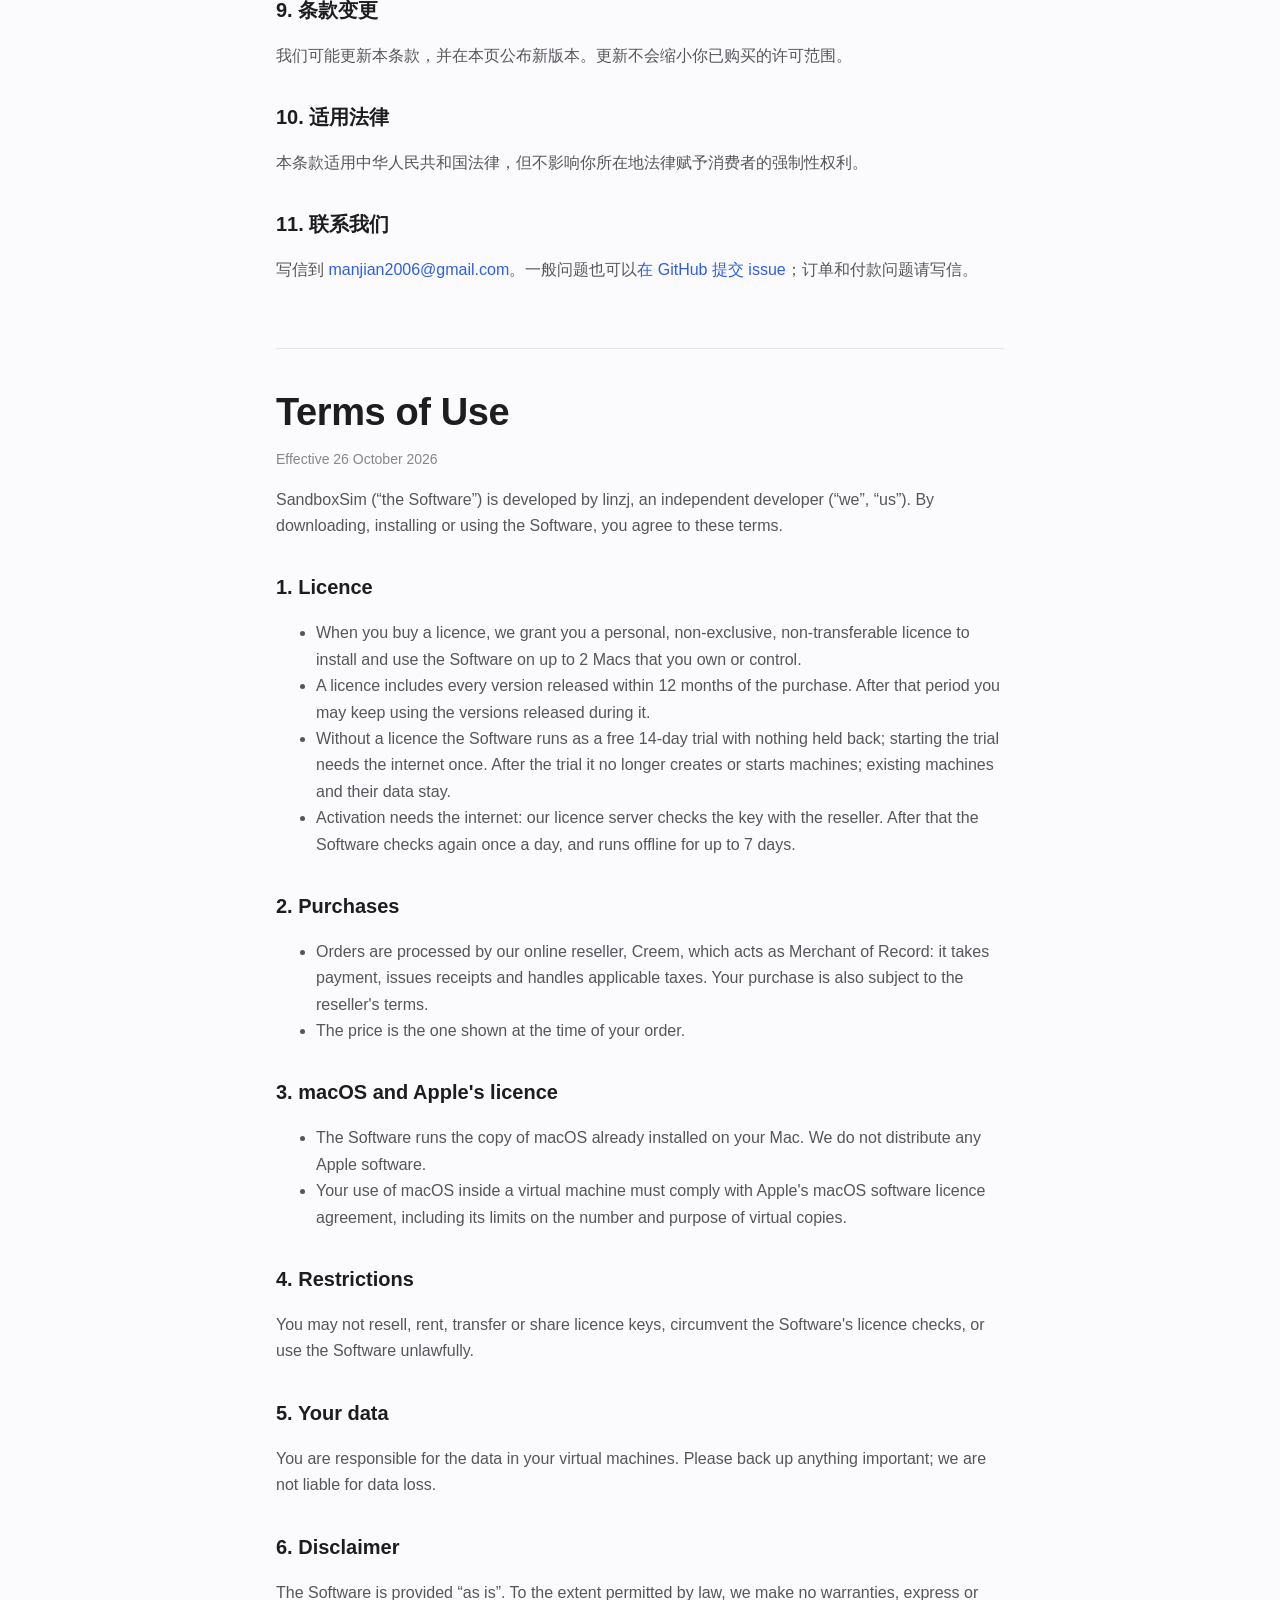
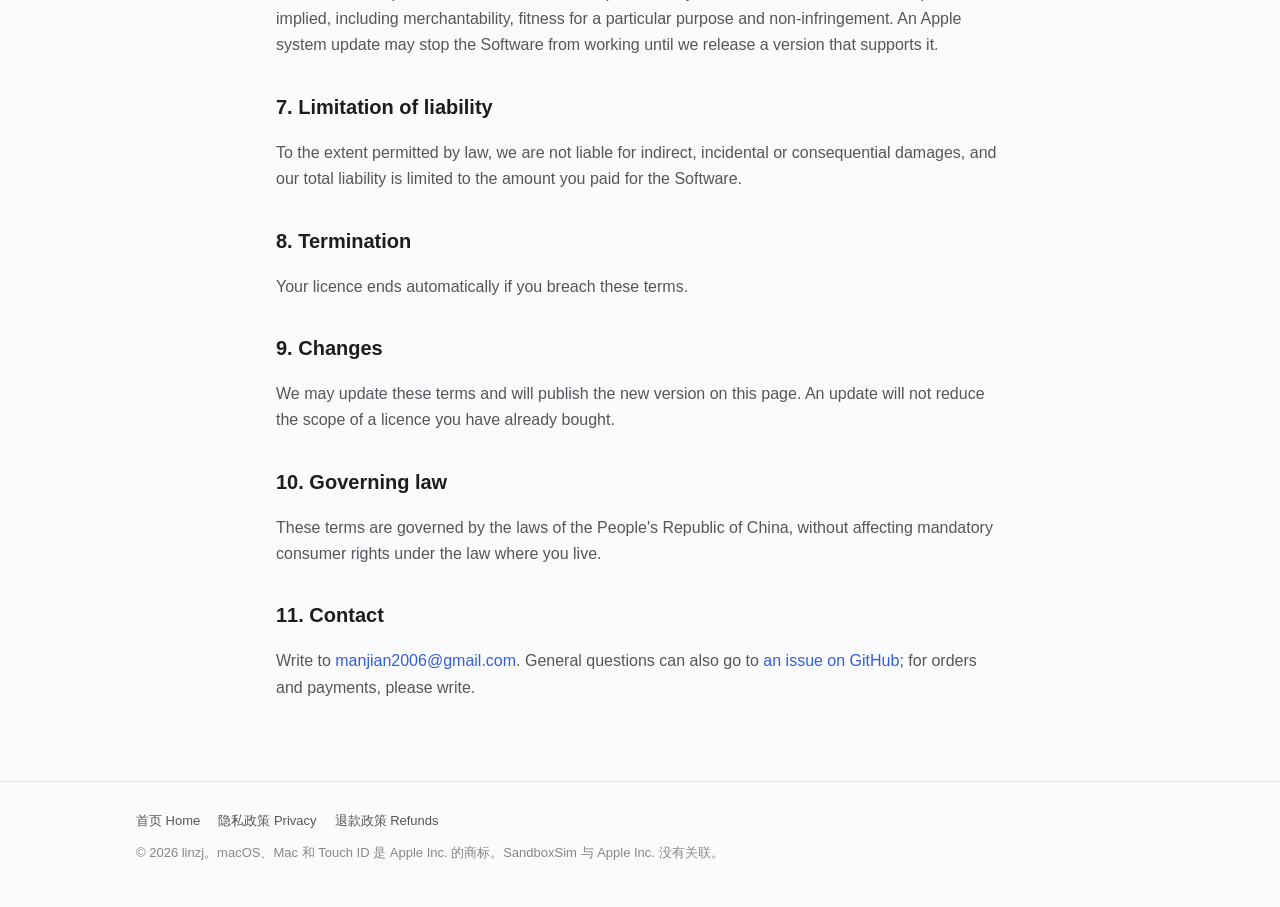
<file: terms.html>
<!doctype html>
<html lang="zh-Hans">
<head>
<meta charset="utf-8">
<meta name="viewport" content="width=device-width, initial-scale=1">
<title>使用条款 · Terms of Use · SandboxSim</title>
<link rel="icon" href="favicon.png">
<link rel="stylesheet" href="style.css">
</head>
<body>
<header class="bar">
  <div class="wrap">
    <a class="brand" href="./"><img src="icon.png" alt="">SandboxSim</a>
    <nav><a href="#zh">简体中文</a><a href="#en" lang="en">English</a></nav>
  </div>
</header>

<main class="wrap narrow doc">
<div class="lang" id="zh" lang="zh-Hans">
<h1>使用条款</h1>
<p class="meta">生效日期：2026 年 10 月 26 日</p>
<p class="switch"><a href="#en" lang="en">English version below</a></p>

<p>SandboxSim（以下称“本软件”）由独立开发者 linzj（以下称“我们”）开发。下载、安装或使用本软件，即表示你同意以下条款。</p>

<h2>1. 许可</h2>
<ul>
  <li>购买许可证后，我们授予你一项个人的、非独占的、不可转让的许可，你可以在本人拥有或控制的最多 2 台 Mac 上安装和使用本软件。</li>
  <li>许可证包含购买之日起 12 个月内发布的所有版本。更新期结束后，你可以继续使用这期间发布的版本。</li>
  <li>未激活的本软件可以免费试用 14 天，期间功能不限；开始试用需要联网一次。试用结束后不能再新建或启动虚拟机，已有的虚拟机和数据会保留。</li>
  <li>激活需要联网，由我们的许可证服务器向经销商核验；之后每天联网核验一次，离线最多可以使用 7 天。</li>
</ul>

<h2>2. 购买</h2>
<ul>
  <li>订单由我们的在线经销商 Creem 处理。经销商作为记录商户（Merchant of Record）负责收款、开具收据和代缴相关税费，你的购买同时受经销商条款的约束。</li>
  <li>价格以下单时页面上显示的为准。</li>
</ul>

<h2>3. macOS 与苹果的许可</h2>
<ul>
  <li>本软件运行的是你的 Mac 上已经安装的 macOS，我们不分发苹果的任何软件。</li>
  <li>你在虚拟机中使用 macOS，须遵守苹果的 macOS 软件许可协议，包括其中对虚拟副本数量和用途的限制。</li>
</ul>

<h2>4. 限制</h2>
<p>你不得转售、出租、转让或分享许可证密钥，不得绕过本软件的许可检查，也不得以违法方式使用本软件。</p>

<h2>5. 你的数据</h2>
<p>虚拟机中的数据由你自行保管。请备份重要数据；对数据丢失，我们不承担责任。</p>

<h2>6. 免责声明</h2>
<p>本软件按“现状”提供。在法律允许的最大范围内，我们不作任何明示或默示的保证，包括适销性、适用于特定用途和不侵权的保证。苹果的系统更新可能使本软件暂时无法运行，直到我们发布适配的新版本。</p>

<h2>7. 责任限制</h2>
<p>在法律允许的最大范围内，我们对任何间接、附带或后果性损失不承担责任；我们的全部责任以你为本软件实际支付的金额为限。</p>

<h2>8. 终止</h2>
<p>如果你违反本条款，许可自动终止。</p>

<h2>9. 条款变更</h2>
<p>我们可能更新本条款，并在本页公布新版本。更新不会缩小你已购买的许可范围。</p>

<h2>10. 适用法律</h2>
<p>本条款适用中华人民共和国法律，但不影响你所在地法律赋予消费者的强制性权利。</p>

<h2>11. 联系我们</h2>
<p>写信到 <a href="mailto:manjian2006@gmail.com">manjian2006@gmail.com</a>。一般问题也可以<a href="https://github.com/linzj/sandboxsim-site/issues">在 GitHub 提交 issue</a>；订单和付款问题请写信。</p>
</div>

<div class="lang" id="en" lang="en">
<h1>Terms of Use</h1>
<p class="meta">Effective 26 October 2026</p>

<p>SandboxSim (“the Software”) is developed by linzj, an independent developer (“we”, “us”). By downloading, installing or using the Software, you agree to these terms.</p>

<h2>1. Licence</h2>
<ul>
  <li>When you buy a licence, we grant you a personal, non-exclusive, non-transferable licence to install and use the Software on up to 2 Macs that you own or control.</li>
  <li>A licence includes every version released within 12 months of the purchase. After that period you may keep using the versions released during it.</li>
  <li>Without a licence the Software runs as a free 14-day trial with nothing held back; starting the trial needs the internet once. After the trial it no longer creates or starts machines; existing machines and their data stay.</li>
  <li>Activation needs the internet: our licence server checks the key with the reseller. After that the Software checks again once a day, and runs offline for up to 7 days.</li>
</ul>

<h2>2. Purchases</h2>
<ul>
  <li>Orders are processed by our online reseller, Creem, which acts as Merchant of Record: it takes payment, issues receipts and handles applicable taxes. Your purchase is also subject to the reseller's terms.</li>
  <li>The price is the one shown at the time of your order.</li>
</ul>

<h2>3. macOS and Apple's licence</h2>
<ul>
  <li>The Software runs the copy of macOS already installed on your Mac. We do not distribute any Apple software.</li>
  <li>Your use of macOS inside a virtual machine must comply with Apple's macOS software licence agreement, including its limits on the number and purpose of virtual copies.</li>
</ul>

<h2>4. Restrictions</h2>
<p>You may not resell, rent, transfer or share licence keys, circumvent the Software's licence checks, or use the Software unlawfully.</p>

<h2>5. Your data</h2>
<p>You are responsible for the data in your virtual machines. Please back up anything important; we are not liable for data loss.</p>

<h2>6. Disclaimer</h2>
<p>The Software is provided “as is”. To the extent permitted by law, we make no warranties, express or implied, including merchantability, fitness for a particular purpose and non-infringement. An Apple system update may stop the Software from working until we release a version that supports it.</p>

<h2>7. Limitation of liability</h2>
<p>To the extent permitted by law, we are not liable for indirect, incidental or consequential damages, and our total liability is limited to the amount you paid for the Software.</p>

<h2>8. Termination</h2>
<p>Your licence ends automatically if you breach these terms.</p>

<h2>9. Changes</h2>
<p>We may update these terms and will publish the new version on this page. An update will not reduce the scope of a licence you have already bought.</p>

<h2>10. Governing law</h2>
<p>These terms are governed by the laws of the People's Republic of China, without affecting mandatory consumer rights under the law where you live.</p>

<h2>11. Contact</h2>
<p>Write to <a href="mailto:manjian2006@gmail.com">manjian2006@gmail.com</a>. General questions can also go to <a href="https://github.com/linzj/sandboxsim-site/issues">an issue on GitHub</a>; for orders and payments, please write.</p>
</div>
</main>

<footer>
  <div class="wrap">
    <div class="links">
      <a href="./">首页 Home</a>
      <a href="privacy.html">隐私政策 Privacy</a>
      <a href="refund.html">退款政策 Refunds</a>
    </div>
    <p>© 2026 linzj。macOS、Mac 和 Touch ID 是 Apple Inc. 的商标。SandboxSim 与 Apple Inc. 没有关联。</p>
  </div>
</footer>
</body>
</html>
</file>
<file: style.css>
:root {
  --brand: #2f5fe0;
  --brand-ink: #ffffff;
  --bg: #fbfbfd;
  --surface: #ffffff;
  --ink: #1d1d1f;
  --ink-2: #55565b;
  --ink-3: #86868b;
  --rule: rgba(0, 0, 0, 0.09);
  --tint: rgba(47, 95, 224, 0.08);
  color-scheme: light;
}
@media (prefers-color-scheme: dark) {
  :root {
    --brand: #6c8fff;
    --brand-ink: #0b1430;
    --bg: #101114;
    --surface: #1a1b1f;
    --ink: #f2f2f5;
    --ink-2: #b4b5bb;
    --ink-3: #85868c;
    --rule: rgba(255, 255, 255, 0.1);
    --tint: rgba(108, 143, 255, 0.12);
    color-scheme: dark;
  }
}

* { box-sizing: border-box; }
html { -webkit-text-size-adjust: 100%; }
body {
  margin: 0;
  background: var(--bg);
  color: var(--ink);
  font: 16px/1.65 -apple-system, BlinkMacSystemFont, "SF Pro Text", "PingFang SC", "Hiragino Sans GB", "Noto Sans SC", "Segoe UI", sans-serif;
}
a { color: var(--brand); text-decoration: none; }
a:hover { text-decoration: underline; }
.wrap { max-width: 1040px; margin: 0 auto; padding: 0 16px; }
.narrow { max-width: 760px; }

/* Top bar */
.bar { position: sticky; top: 0; z-index: 10; background: color-mix(in srgb, var(--bg) 82%, transparent); backdrop-filter: saturate(180%) blur(16px); -webkit-backdrop-filter: saturate(180%) blur(16px); border-bottom: 1px solid var(--rule); }
.bar .wrap { display: flex; align-items: center; gap: 20px; height: 52px; }
.brand { display: flex; align-items: center; gap: 8px; color: var(--ink); font-weight: 600; }
.brand img { width: 26px; height: 26px; }
.bar nav { margin-left: auto; display: flex; gap: 18px; font-size: 14px; }
.bar nav a { color: var(--ink-2); }
@media (max-width: 560px) { .bar nav .opt { display: none; } }

/* Hero */
.hero { text-align: center; padding: 72px 0 56px; }
.hero img { display: block; width: 128px; height: 128px; margin: 0 auto; }
.badge { display: inline-block; margin: 18px 0 0; padding: 3px 12px; border-radius: 999px; background: var(--tint); color: var(--brand); font-size: 13px; font-weight: 500; }
.hero h1 { margin: 14px 0 0; font-size: clamp(32px, 6vw, 54px); line-height: 1.12; letter-spacing: -0.02em; }
.lead { max-width: 640px; margin: 18px auto 0; font-size: clamp(17px, 2.2vw, 20px); color: var(--ink-2); }
.actions { display: flex; justify-content: center; gap: 12px; flex-wrap: wrap; margin-top: 28px; }
.btn { display: inline-block; padding: 10px 22px; border-radius: 999px; font-size: 16px; font-weight: 500; border: 1px solid transparent; }
.btn:hover { text-decoration: none; }
.btn.primary { background: var(--brand); color: var(--brand-ink); }
.btn.ghost { border-color: var(--rule); color: var(--ink); background: var(--surface); }
.btn[aria-disabled="true"] { opacity: 0.55; cursor: default; }
.demo { max-width: 880px; margin: 44px auto 0; }
.demo video { display: block; width: 100%; height: auto; border-radius: 14px; border: 1px solid var(--rule); background: #000; box-shadow: 0 18px 50px rgba(0, 0, 0, 0.18); }
.demo figcaption { margin-top: 12px; font-size: 14px; color: var(--ink-3); }

/* Sections */
section.block { padding: 56px 0; border-top: 1px solid var(--rule); }
section.block h2 { margin: 0 0 8px; font-size: clamp(24px, 3.6vw, 32px); letter-spacing: -0.01em; }
.sub { margin: 0 0 28px; color: var(--ink-2); }
.grid { display: grid; grid-template-columns: repeat(auto-fit, minmax(min(280px, 100%), 1fr)); gap: 16px; }
.card { background: var(--surface); border: 1px solid var(--rule); border-radius: 16px; padding: 22px 22px 18px; }
.card h3 { margin: 0 0 6px; font-size: 17px; }
.card p { margin: 0; color: var(--ink-2); font-size: 15px; }
.list { margin: 0; padding-left: 1.2em; color: var(--ink-2); }
.list li { margin: 6px 0; }
.list strong { color: var(--ink); font-weight: 600; }

/* Comparison */
.compare { overflow-x: auto; border: 1px solid var(--rule); border-radius: 16px; background: var(--surface); }
.compare table { width: 100%; min-width: 720px; border-collapse: collapse; font-size: 14px; }
.compare th, .compare td { padding: 12px 14px; text-align: left; vertical-align: top; border-top: 1px solid var(--rule); }
.compare thead th { border-top: 0; font-size: 15px; }
.compare tbody th { color: var(--ink-2); font-weight: 600; white-space: nowrap; }
.compare td { color: var(--ink-2); }
.compare .us { background: var(--tint); color: var(--ink); }
.compare thead .us { color: var(--brand); }
.note { margin: 14px 0 0; font-size: 13px; color: var(--ink-3); }

/* Pricing */
.price { max-width: 460px; margin: 0 auto; text-align: center; background: var(--surface); border: 1px solid var(--rule); border-radius: 20px; padding: 32px 28px 28px; }
.price .tag { color: var(--brand); font-weight: 600; font-size: 14px; }
.price .amount { margin: 6px 0 0; font-size: 48px; font-weight: 700; letter-spacing: -0.02em; }
.price .amount small { font-size: 18px; font-weight: 500; color: var(--ink-3); text-decoration: line-through; margin-left: 8px; }
.price .usd { margin: 0; color: var(--ink-3); font-size: 14px; }
.price ul { text-align: left; margin: 22px 0 24px; padding: 0; list-style: none; }
.price li { padding: 8px 0 8px 28px; border-top: 1px solid var(--rule); position: relative; color: var(--ink-2); }
.price li::before { content: "✓"; position: absolute; left: 4px; color: var(--brand); font-weight: 700; }
.fine { max-width: 560px; margin: 18px auto 0; text-align: center; font-size: 14px; color: var(--ink-3); }

/* FAQ */
details { border-bottom: 1px solid var(--rule); padding: 14px 0; }
details:first-of-type { border-top: 1px solid var(--rule); }
summary { cursor: pointer; font-weight: 600; list-style: none; }
summary::-webkit-details-marker { display: none; }
summary::after { content: "+"; float: right; color: var(--ink-3); font-weight: 400; }
details[open] summary::after { content: "−"; }
details p { margin: 10px 0 0; color: var(--ink-2); }

/* Legal pages */
.doc { padding-top: 48px; padding-bottom: 64px; }
.doc h1 { font-size: clamp(28px, 4.4vw, 38px); margin: 0 0 4px; letter-spacing: -0.01em; }
.doc .meta { color: var(--ink-3); font-size: 14px; margin: 0 0 8px; }
.doc .switch { font-size: 14px; margin: 0 0 32px; }
.doc h2 { font-size: 20px; margin: 32px 0 8px; }
.doc p, .doc li { color: var(--ink-2); }
.doc .lang + .lang { margin-top: 64px; padding-top: 32px; border-top: 1px solid var(--rule); }

/* Footer */
footer { border-top: 1px solid var(--rule); padding: 28px 0 40px; font-size: 13px; color: var(--ink-3); }
footer .links { display: flex; flex-wrap: wrap; gap: 8px 18px; margin-bottom: 10px; }
footer .links a { color: var(--ink-2); }
footer p { margin: 4px 0; }
</file>
